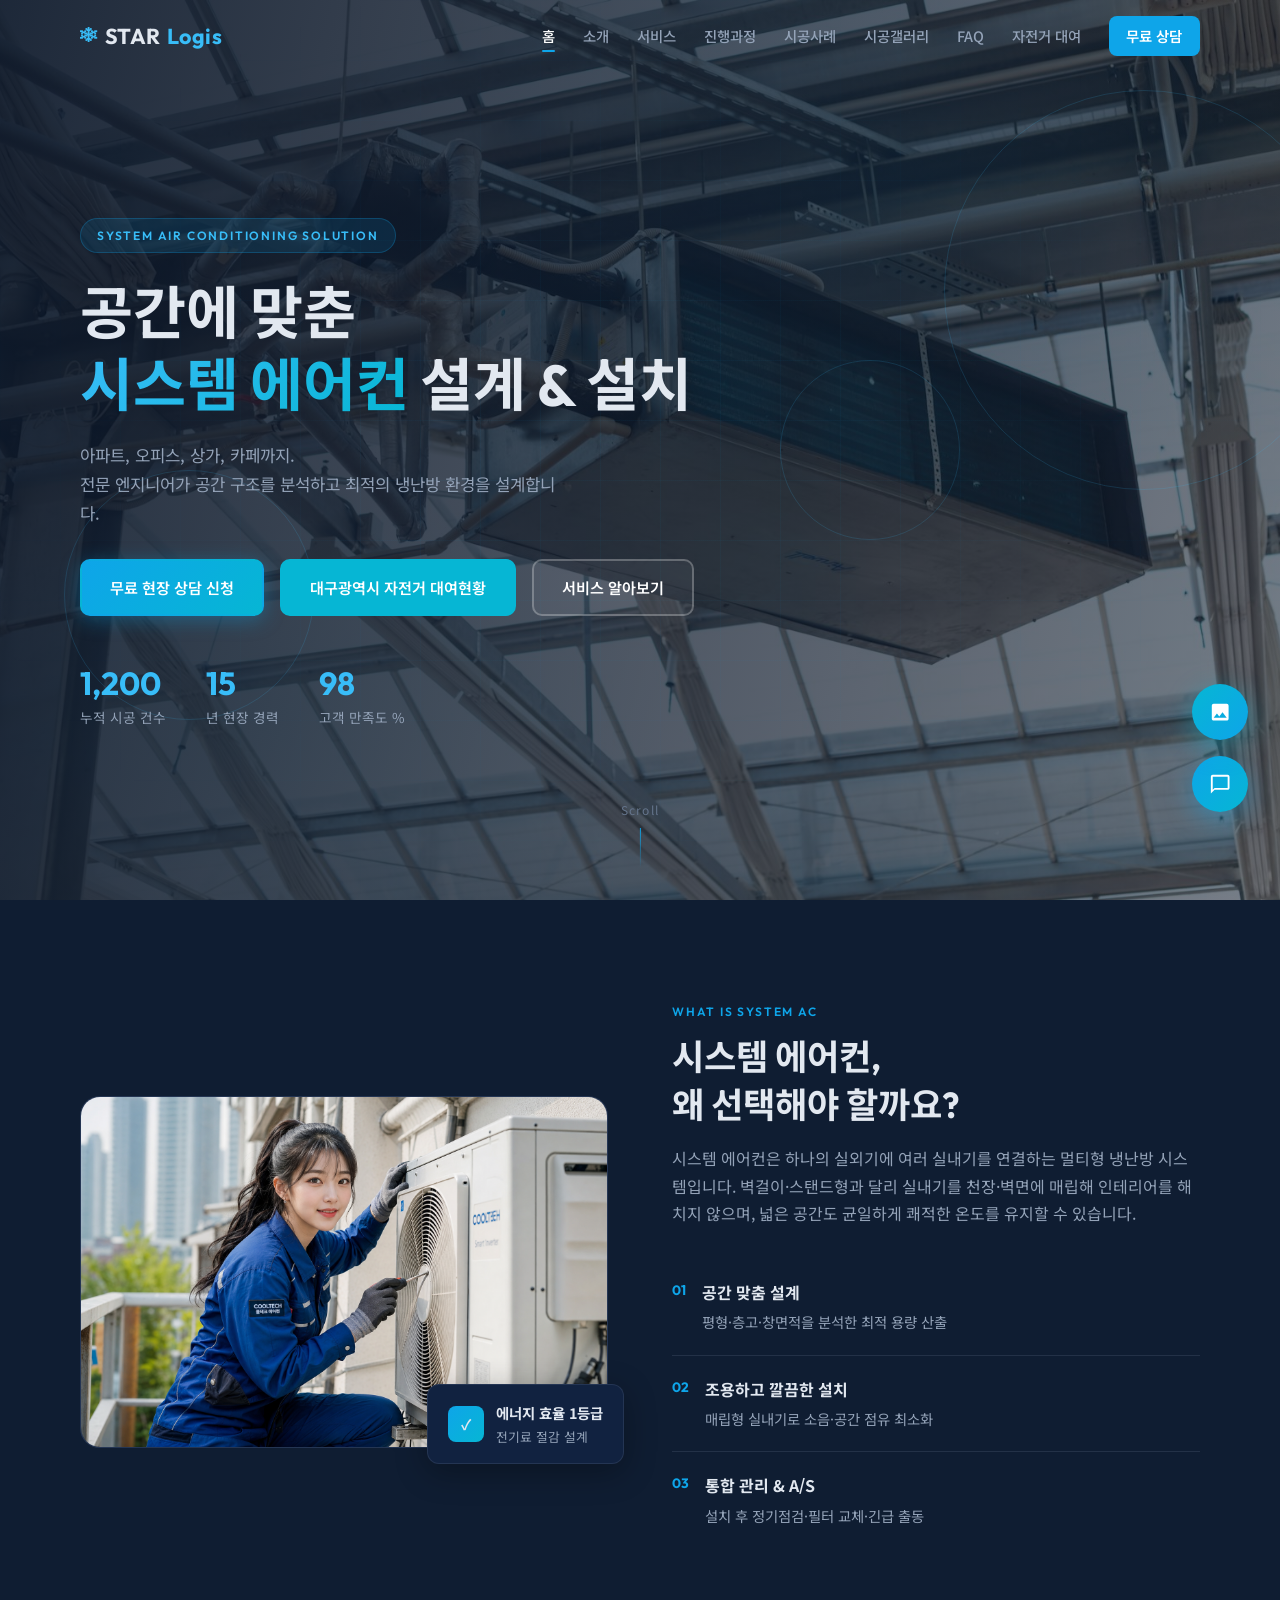
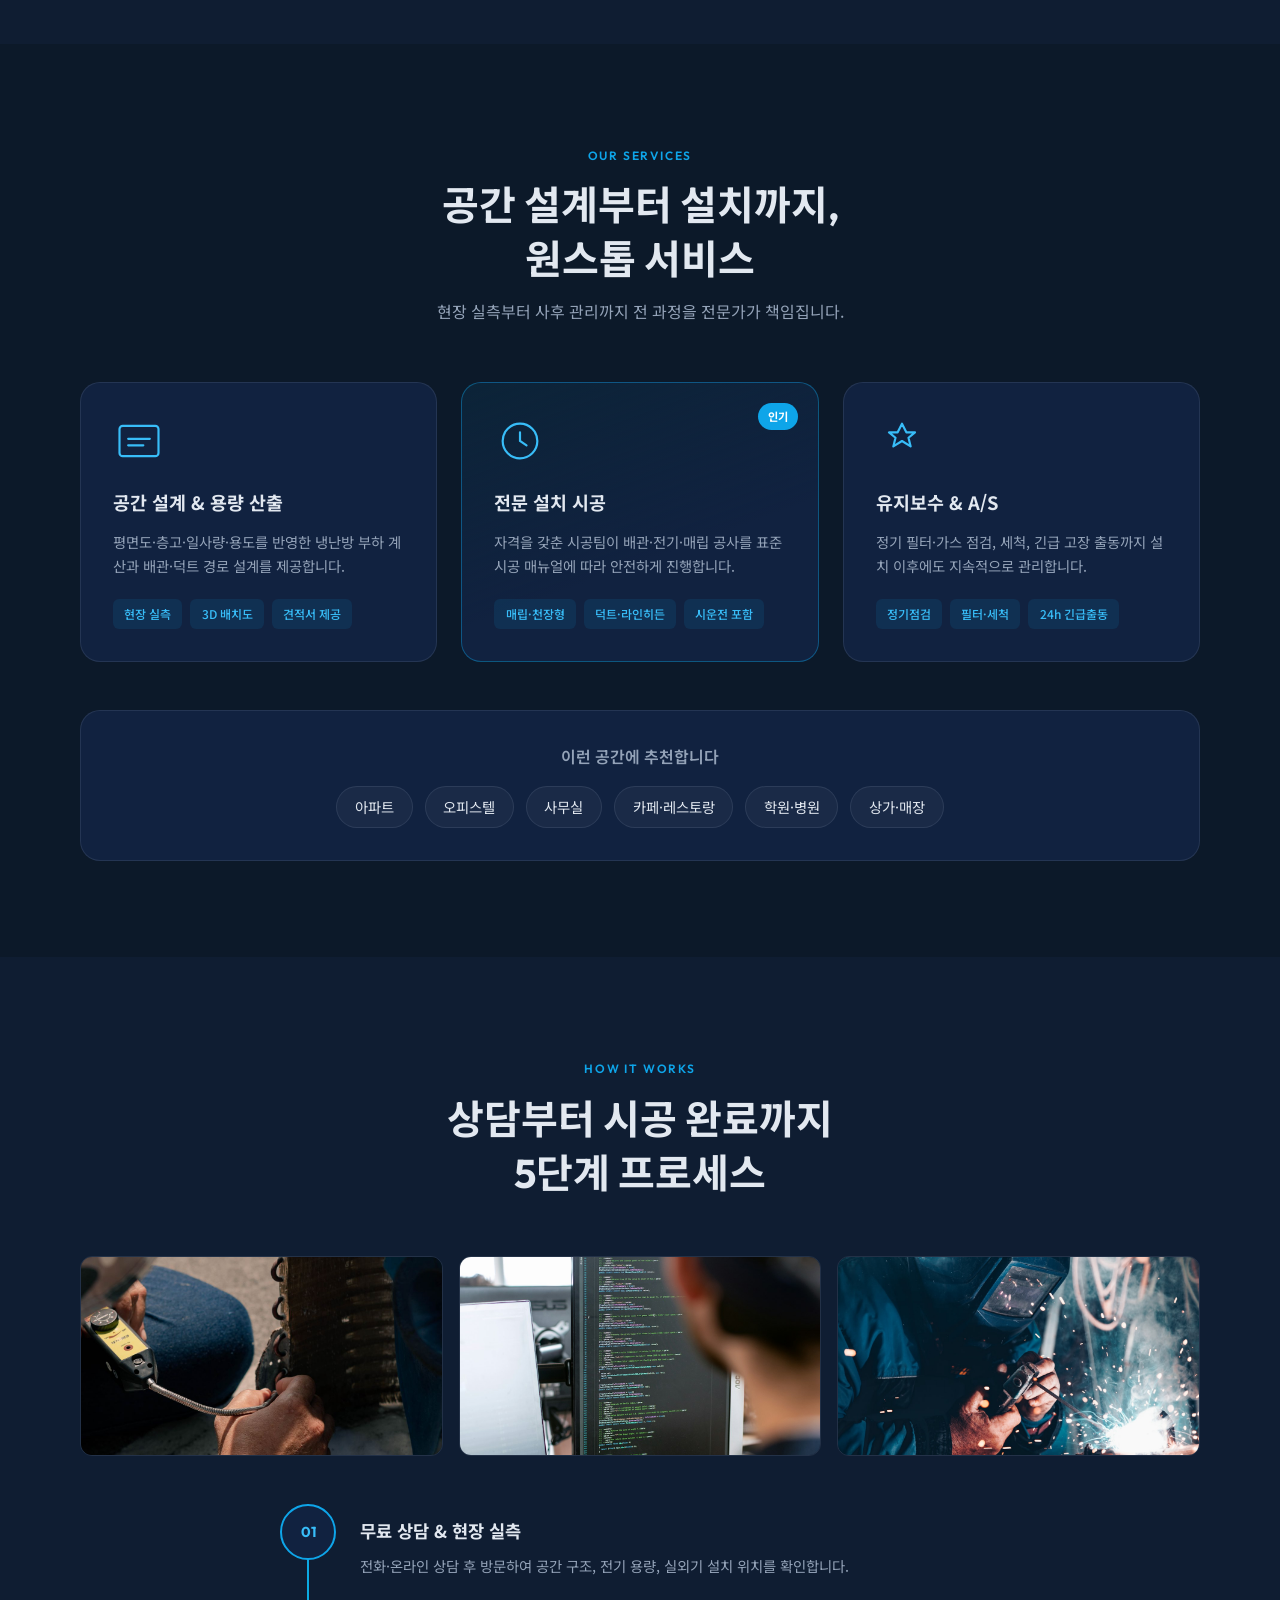
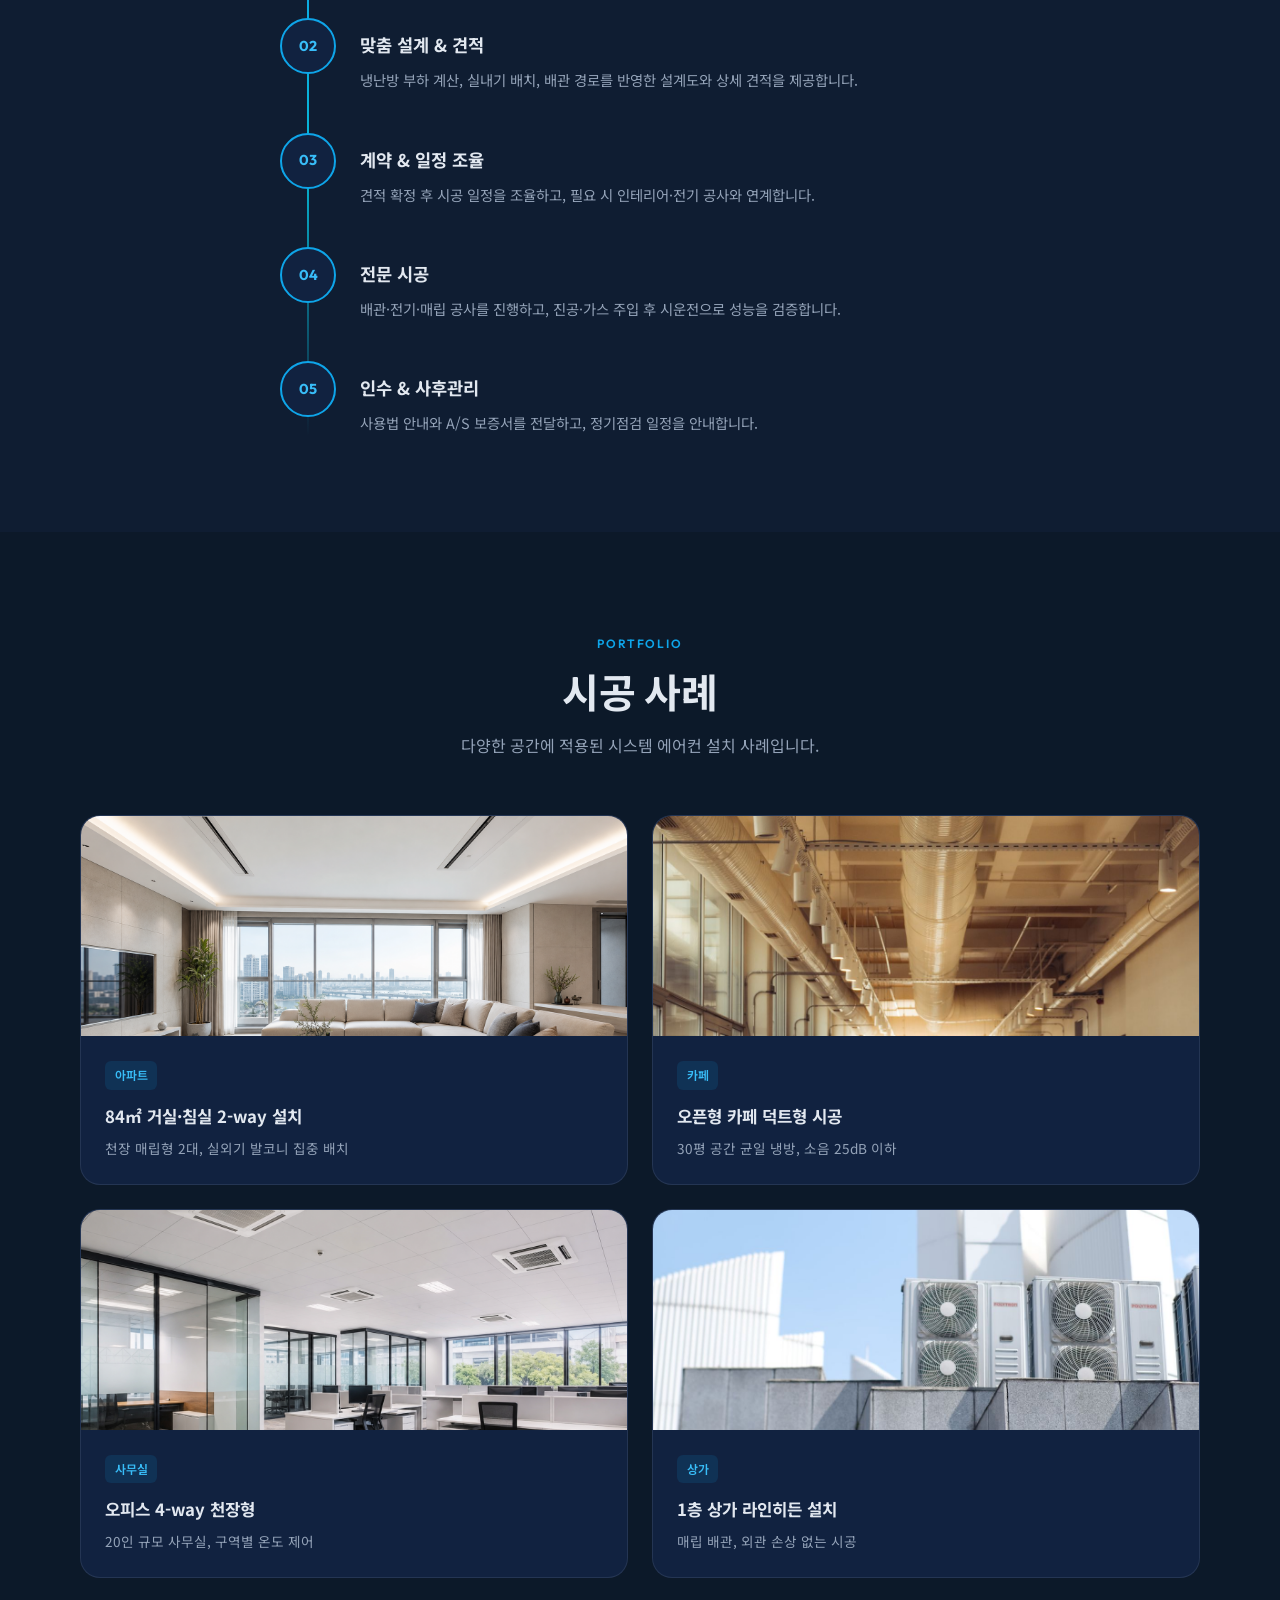
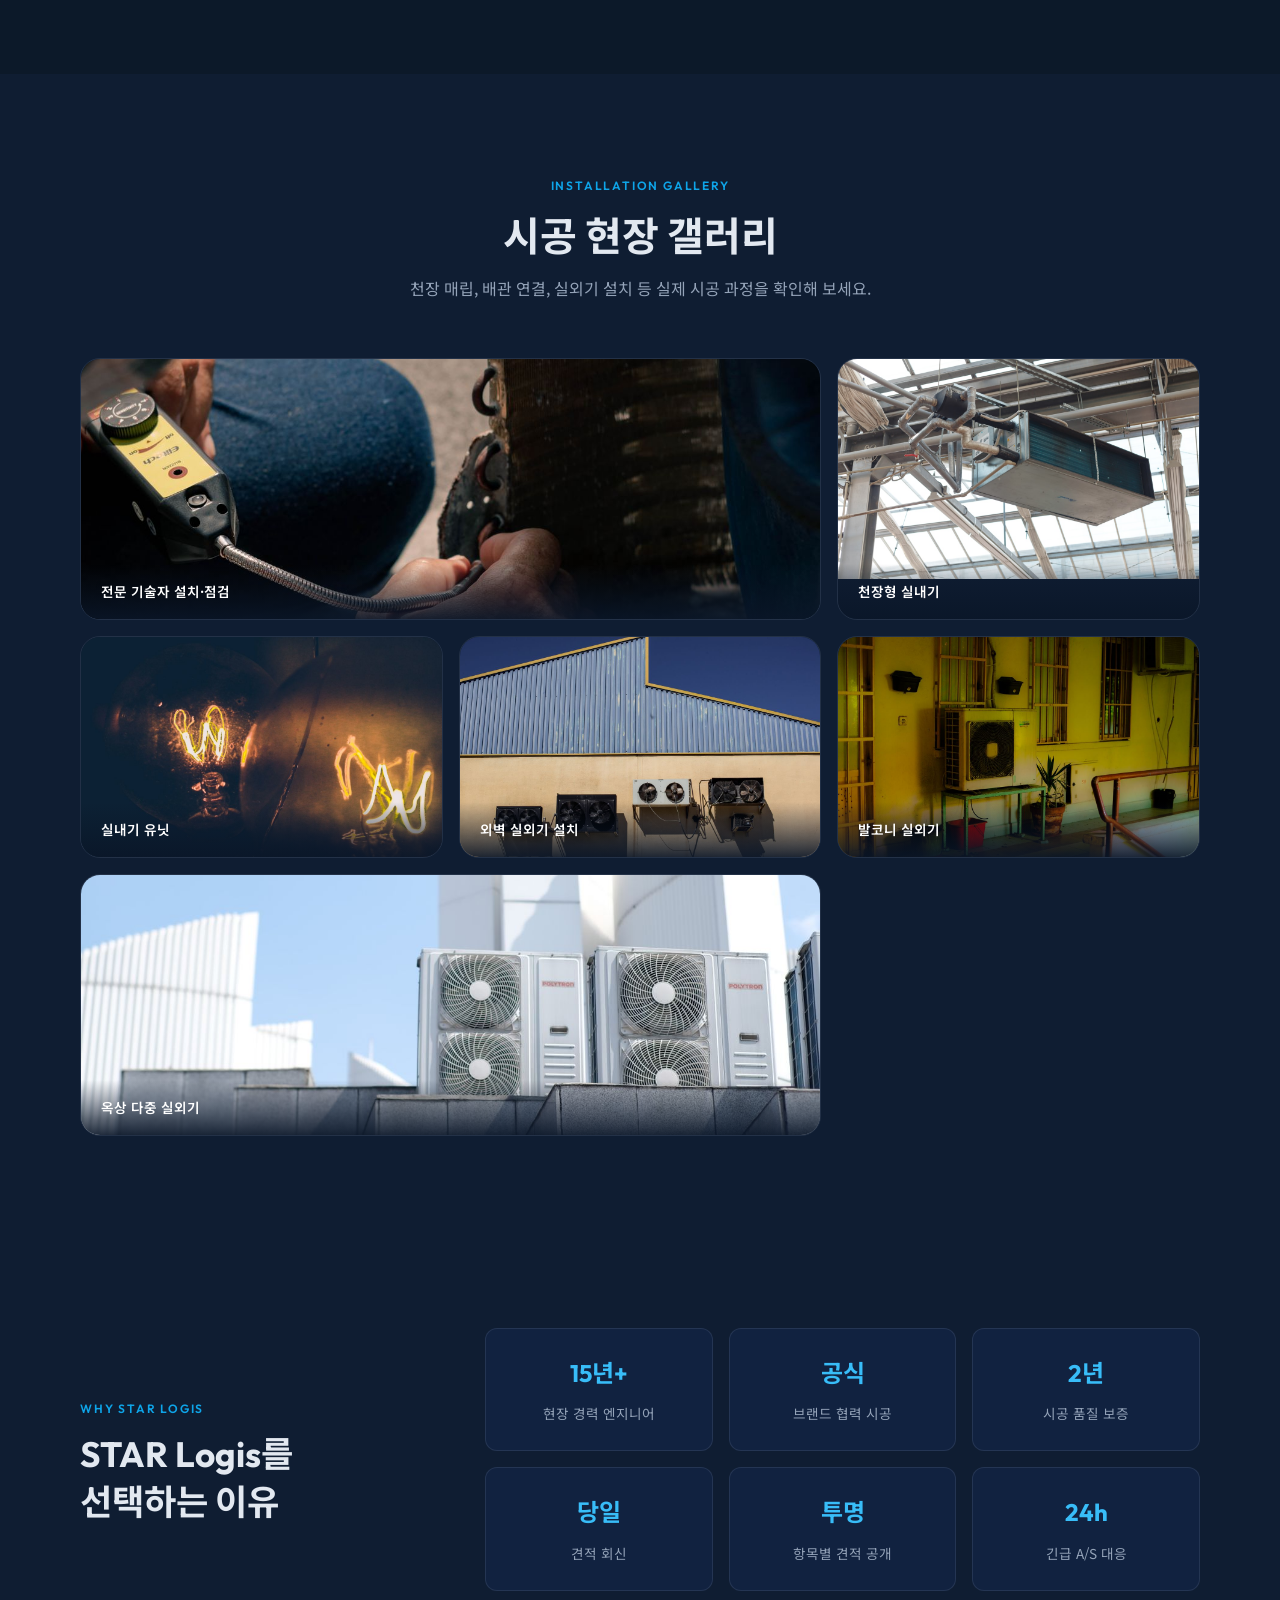
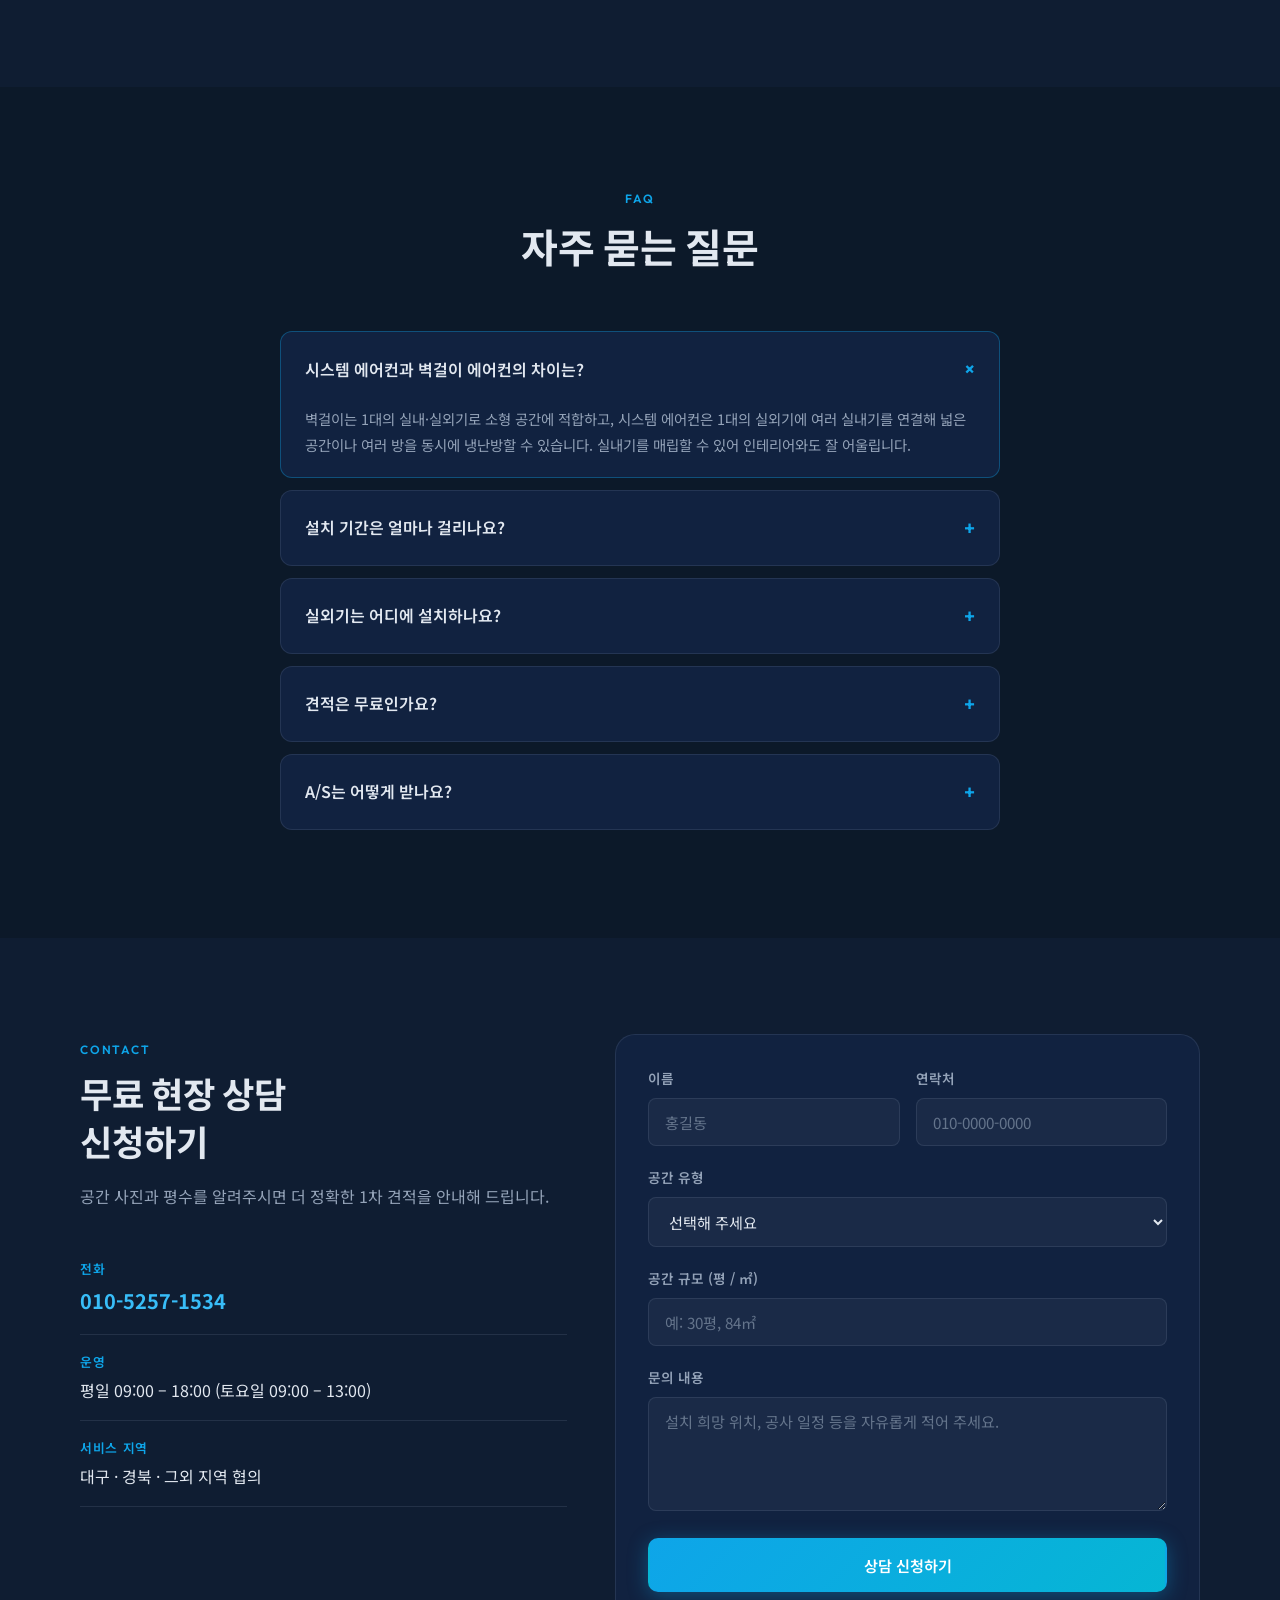
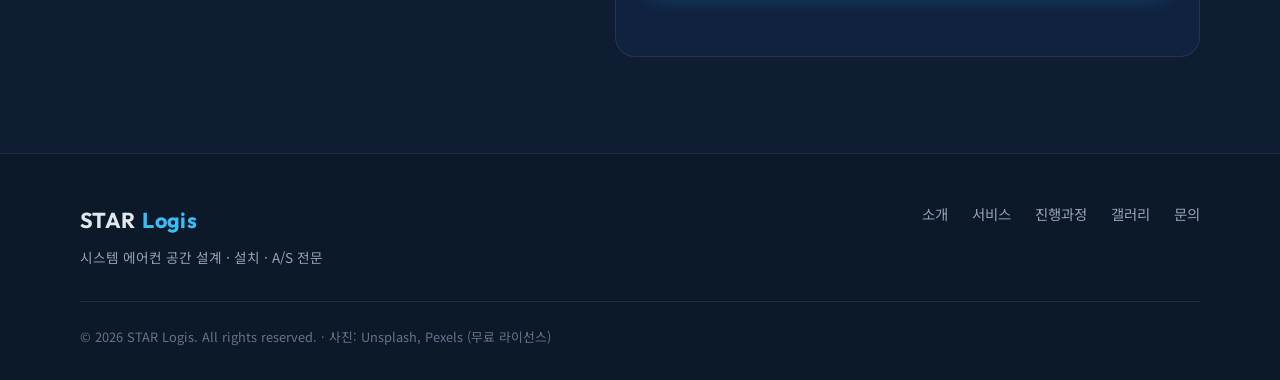
<file: index.html>
<!DOCTYPE html>
<html lang="ko">
<head>
  <meta charset="UTF-8">
  <meta name="viewport" content="width=device-width, initial-scale=1.0">
  <meta name="description" content="시스템 에어컨 공간 설계부터 설치, A/S까지. 주거·상업 공간 맞춤 냉난방 솔루션을 제공합니다.">
  <title>시스템 에어컨 공간 설계 &amp; 설치 | STAR Logis</title>
  <link rel="preconnect" href="https://fonts.googleapis.com">
  <link rel="preconnect" href="https://fonts.gstatic.com" crossorigin>
  <link href="https://fonts.googleapis.com/css2?family=Noto+Sans+KR:wght@400;500;600;700;900&family=Outfit:wght@400;500;600;700&display=swap" rel="stylesheet">
  <link rel="stylesheet" href="style.css">
</head>
<body>
  <header class="header" id="header">
    <div class="container header-inner">
      <a href="#home" class="logo">
        <span class="logo-icon" aria-hidden="true">❄</span>
        STAR<span>Logis</span>
      </a>
      <button class="menu-toggle" id="menuToggle" aria-label="메뉴 열기" aria-expanded="false">
        <span></span>
        <span></span>
        <span></span>
      </button>
      <nav class="nav" id="nav">
        <a href="#home" class="nav-link active">홈</a>
        <a href="#about" class="nav-link">소개</a>
        <a href="#services" class="nav-link">서비스</a>
        <a href="#process" class="nav-link">진행과정</a>
        <a href="#portfolio" class="nav-link">시공사례</a>
        <a href="#gallery" class="nav-link">시공갤러리</a>
        <a href="#faq" class="nav-link">FAQ</a>
        <a href="bike-rental.html" class="nav-link">자전거 대여</a>
        <a href="#contact" class="nav-link nav-cta">무료 상담</a>
      </nav>
    </div>
  </header>

  <main>
    <section id="home" class="hero">
      <div class="hero-bg" aria-hidden="true">
        <img class="hero-photo" src="images/hero.jpg" alt="천장형 HVAC 시스템 에어컨 실내기 설치">
        <div class="hero-gradient"></div>
        <div class="hero-grid"></div>
        <div class="air-flow air-flow-1"></div>
        <div class="air-flow air-flow-2"></div>
        <div class="air-flow air-flow-3"></div>
      </div>
      <div class="container hero-content">
        <p class="hero-badge">SYSTEM AIR CONDITIONING SOLUTION</p>
        <h1>공간에 맞춘<br><em>시스템 에어컨</em> 설계 &amp; 설치</h1>
        <p class="hero-desc">
          아파트, 오피스, 상가, 카페까지.<br>
          전문 엔지니어가 공간 구조를 분석하고 최적의 냉난방 환경을 설계합니다.
        </p>
        <div class="hero-actions">
          <a href="#contact" class="btn btn-primary">무료 현장 상담 신청</a>
          <a href="bike-rental.html" class="btn btn-secondary">대구광역시 자전거 대여현황</a>
          <a href="#services" class="btn btn-outline">서비스 알아보기</a>
        </div>
        <div class="hero-stats">
          <div class="stat">
            <strong data-count="1200">0</strong>
            <span>누적 시공 건수</span>
          </div>
          <div class="stat">
            <strong data-count="15">0</strong>
            <span>년 현장 경력</span>
          </div>
          <div class="stat">
            <strong data-count="98">0</strong>
            <span>고객 만족도 %</span>
          </div>
        </div>
      </div>
      <div class="scroll-hint">
        <span>Scroll</span>
        <div class="scroll-line"></div>
      </div>
    </section>

    <section id="about" class="section about">
      <div class="container">
        <div class="about-grid">
          <div class="about-visual">
            <div class="about-card about-card-main">
              <img class="about-photo" src="images/about-ceiling.jpg" alt="에어컨 실외기를 점검·수리하는 전문 기술자" loading="lazy">
            </div>
            <div class="about-card about-card-float">
              <span class="float-icon">✓</span>
              <div>
                <strong>에너지 효율 1등급</strong>
                <p>전기료 절감 설계</p>
              </div>
            </div>
          </div>
          <div class="about-text">
            <span class="section-label">WHAT IS SYSTEM AC</span>
            <h2>시스템 에어컨,<br>왜 선택해야 할까요?</h2>
            <p>
              시스템 에어컨은 하나의 실외기에 여러 실내기를 연결하는
              멀티형 냉난방 시스템입니다. 벽걸이·스탠드형과 달리
              실내기를 천장·벽면에 매립해 인테리어를 해치지 않으며,
              넓은 공간도 균일하게 쾌적한 온도를 유지할 수 있습니다.
            </p>
            <ul class="about-list">
              <li>
                <span class="list-icon">01</span>
                <div>
                  <strong>공간 맞춤 설계</strong>
                  <p>평형·층고·창면적을 분석한 최적 용량 산출</p>
                </div>
              </li>
              <li>
                <span class="list-icon">02</span>
                <div>
                  <strong>조용하고 깔끔한 설치</strong>
                  <p>매립형 실내기로 소음·공간 점유 최소화</p>
                </div>
              </li>
              <li>
                <span class="list-icon">03</span>
                <div>
                  <strong>통합 관리 &amp; A/S</strong>
                  <p>설치 후 정기점검·필터 교체·긴급 출동</p>
                </div>
              </li>
            </ul>
          </div>
        </div>
      </div>
    </section>

    <section id="services" class="section services">
      <div class="container">
        <div class="section-header">
          <span class="section-label">OUR SERVICES</span>
          <h2>공간 설계부터 설치까지,<br>원스톱 서비스</h2>
          <p>현장 실측부터 사후 관리까지 전 과정을 전문가가 책임집니다.</p>
        </div>
        <div class="services-grid">
          <article class="service-card">
            <div class="service-icon">
              <svg viewBox="0 0 48 48" fill="none" aria-hidden="true">
                <rect x="6" y="10" width="36" height="28" rx="3" stroke="currentColor" stroke-width="2"/>
                <path d="M14 22h20M14 28h14" stroke="currentColor" stroke-width="2" stroke-linecap="round"/>
              </svg>
            </div>
            <h3>공간 설계 &amp; 용량 산출</h3>
            <p>평면도·층고·일사량·용도를 반영한 냉난방 부하 계산과 배관·덕트 경로 설계를 제공합니다.</p>
            <ul class="service-tags">
              <li>현장 실측</li>
              <li>3D 배치도</li>
              <li>견적서 제공</li>
            </ul>
          </article>
          <article class="service-card featured">
            <div class="service-badge">인기</div>
            <div class="service-icon">
              <svg viewBox="0 0 48 48" fill="none" aria-hidden="true">
                <circle cx="24" cy="24" r="16" stroke="currentColor" stroke-width="2"/>
                <path d="M24 16v8l6 4" stroke="currentColor" stroke-width="2" stroke-linecap="round"/>
              </svg>
            </div>
            <h3>전문 설치 시공</h3>
            <p>자격을 갖춘 시공팀이 배관·전기·매립 공사를 표준 시공 매뉴얼에 따라 안전하게 진행합니다.</p>
            <ul class="service-tags">
              <li>매립·천장형</li>
              <li>덕트·라인히든</li>
              <li>시운전 포함</li>
            </ul>
          </article>
          <article class="service-card">
            <div class="service-icon">
              <svg viewBox="0 0 48 48" fill="none" aria-hidden="true">
                <path d="M24 8l4 8h8l-6 5 2 8-8-5-8 5 2-8-6-5h8z" stroke="currentColor" stroke-width="2" stroke-linejoin="round"/>
              </svg>
            </div>
            <h3>유지보수 &amp; A/S</h3>
            <p>정기 필터·가스 점검, 세척, 긴급 고장 출동까지 설치 이후에도 지속적으로 관리합니다.</p>
            <ul class="service-tags">
              <li>정기점검</li>
              <li>필터·세척</li>
              <li>24h 긴급출동</li>
            </ul>
          </article>
        </div>
        <div class="space-types">
          <h3>이런 공간에 추천합니다</h3>
          <div class="space-tags">
            <span>아파트</span>
            <span>오피스텔</span>
            <span>사무실</span>
            <span>카페·레스토랑</span>
            <span>학원·병원</span>
            <span>상가·매장</span>
          </div>
        </div>
      </div>
    </section>

    <section id="process" class="section process">
      <div class="container">
        <div class="section-header">
          <span class="section-label">HOW IT WORKS</span>
          <h2>상담부터 시공 완료까지<br>5단계 프로세스</h2>
        </div>
        <div class="process-showcase">
          <img src="images/process-install.jpg" alt="전문 기술자의 시스템 에어컨 설치 작업" loading="lazy">
          <img src="images/process-duct.jpg" alt="배관 및 덕트 연결 시공" loading="lazy">
          <img src="images/duct-work.jpg" alt="천장 내부 배관 매립 작업" loading="lazy">
        </div>
        <div class="process-timeline">
          <div class="process-step">
            <div class="step-num">01</div>
            <div class="step-content">
              <h3>무료 상담 &amp; 현장 실측</h3>
              <p>전화·온라인 상담 후 방문하여 공간 구조, 전기 용량, 실외기 설치 위치를 확인합니다.</p>
            </div>
          </div>
          <div class="process-step">
            <div class="step-num">02</div>
            <div class="step-content">
              <h3>맞춤 설계 &amp; 견적</h3>
              <p>냉난방 부하 계산, 실내기 배치, 배관 경로를 반영한 설계도와 상세 견적을 제공합니다.</p>
            </div>
          </div>
          <div class="process-step">
            <div class="step-num">03</div>
            <div class="step-content">
              <h3>계약 &amp; 일정 조율</h3>
              <p>견적 확정 후 시공 일정을 조율하고, 필요 시 인테리어·전기 공사와 연계합니다.</p>
            </div>
          </div>
          <div class="process-step">
            <div class="step-num">04</div>
            <div class="step-content">
              <h3>전문 시공</h3>
              <p>배관·전기·매립 공사를 진행하고, 진공·가스 주입 후 시운전으로 성능을 검증합니다.</p>
            </div>
          </div>
          <div class="process-step">
            <div class="step-num">05</div>
            <div class="step-content">
              <h3>인수 &amp; 사후관리</h3>
              <p>사용법 안내와 A/S 보증서를 전달하고, 정기점검 일정을 안내합니다.</p>
            </div>
          </div>
        </div>
      </div>
    </section>

    <section id="portfolio" class="section portfolio">
      <div class="container">
        <div class="section-header">
          <span class="section-label">PORTFOLIO</span>
          <h2>시공 사례</h2>
          <p>다양한 공간에 적용된 시스템 에어컨 설치 사례입니다.</p>
        </div>
        <div class="portfolio-grid">
          <article class="portfolio-item">
            <img class="portfolio-img" src="images/portfolio-apartment.jpg" alt="아파트 거실 천장에 1-way 시스템 에어컨 2대 설치" loading="lazy">
            <div class="portfolio-info">
              <span class="portfolio-tag">아파트</span>
              <h3>84㎡ 거실·침실 2-way 설치</h3>
              <p>천장 매립형 2대, 실외기 발코니 집중 배치</p>
            </div>
          </article>
          <article class="portfolio-item">
            <img class="portfolio-img" src="images/portfolio-cafe.jpg" alt="오픈형 카페 천장 덕트·환기 배관 시공 완료" loading="lazy">
            <div class="portfolio-info">
              <span class="portfolio-tag">카페</span>
              <h3>오픈형 카페 덕트형 시공</h3>
              <p>30평 공간 균일 냉방, 소음 25dB 이하</p>
            </div>
          </article>
          <article class="portfolio-item">
            <img class="portfolio-img" src="images/portfolio-office.jpg" alt="사무실 천장에 4-way 시스템 에어컨 4대 설치" loading="lazy">
            <div class="portfolio-info">
              <span class="portfolio-tag">사무실</span>
              <h3>오피스 4-way 천장형</h3>
              <p>20인 규모 사무실, 구역별 온도 제어</p>
            </div>
          </article>
          <article class="portfolio-item">
            <img class="portfolio-img" src="images/portfolio-commercial.jpg" alt="상가 옥상 실외기 다중 설치" loading="lazy">
            <div class="portfolio-info">
              <span class="portfolio-tag">상가</span>
              <h3>1층 상가 라인히든 설치</h3>
              <p>매립 배관, 외관 손상 없는 시공</p>
            </div>
          </article>
        </div>
      </div>
    </section>

    <section id="gallery" class="section gallery">
      <div class="container">
        <div class="section-header">
          <span class="section-label">INSTALLATION GALLERY</span>
          <h2>시공 현장 갤러리</h2>
          <p>천장 매립, 배관 연결, 실외기 설치 등 실제 시공 과정을 확인해 보세요.</p>
        </div>
        <div class="gallery-grid">
          <figure class="gallery-item gallery-item-wide">
            <img src="images/gallery-ac-technician.jpg" alt="전문 기술자가 에어컨 유닛을 점검하고 설치하는 모습" loading="lazy">
            <figcaption>전문 기술자 설치·점검</figcaption>
          </figure>
          <figure class="gallery-item">
            <img src="images/gallery-ac-ceiling.jpg" alt="천장에 매립된 HVAC 시스템 에어컨 실내기" loading="lazy">
            <figcaption>천장형 실내기</figcaption>
          </figure>
          <figure class="gallery-item">
            <img src="images/gallery-ac-closeup.jpg" alt="에어컨 실내기 유닛 클로즈업" loading="lazy">
            <figcaption>실내기 유닛</figcaption>
          </figure>
          <figure class="gallery-item">
            <img src="images/gallery-ac-outdoor-wall.jpg" alt="건물 외벽에 설치된 산업용 에어컨 실외기" loading="lazy">
            <figcaption>외벽 실외기 설치</figcaption>
          </figure>
          <figure class="gallery-item">
            <img src="images/gallery-ac-balcony.jpg" alt="발코니에 설치된 주거용 에어컨 실외기" loading="lazy">
            <figcaption>발코니 실외기</figcaption>
          </figure>
          <figure class="gallery-item gallery-item-wide">
            <img src="images/gallery-ac-rooftop.jpg" alt="옥상에 배치된 다중 에어컨 실외기 유닛" loading="lazy">
            <figcaption>옥상 다중 실외기</figcaption>
          </figure>
        </div>
      </div>
    </section>

    <section class="section benefits">
      <div class="container">
        <div class="benefits-grid">
          <div class="benefits-text">
            <span class="section-label">WHY STAR LOGIS</span>
            <h2>STAR Logis를<br>선택하는 이유</h2>
          </div>
          <div class="benefits-cards">
            <div class="benefit-card">
              <strong>15년+</strong>
              <span>현장 경력 엔지니어</span>
            </div>
            <div class="benefit-card">
              <strong>공식</strong>
              <span>브랜드 협력 시공</span>
            </div>
            <div class="benefit-card">
              <strong>2년</strong>
              <span>시공 품질 보증</span>
            </div>
            <div class="benefit-card">
              <strong>당일</strong>
              <span>견적 회신</span>
            </div>
            <div class="benefit-card">
              <strong>투명</strong>
              <span>항목별 견적 공개</span>
            </div>
            <div class="benefit-card">
              <strong>24h</strong>
              <span>긴급 A/S 대응</span>
            </div>
          </div>
        </div>
      </div>
    </section>

    <section id="faq" class="section faq">
      <div class="container">
        <div class="section-header">
          <span class="section-label">FAQ</span>
          <h2>자주 묻는 질문</h2>
        </div>
        <div class="faq-list">
          <details class="faq-item" open>
            <summary>시스템 에어컨과 벽걸이 에어컨의 차이는?</summary>
            <p>벽걸이는 1대의 실내·실외기로 소형 공간에 적합하고, 시스템 에어컨은 1대의 실외기에 여러 실내기를 연결해 넓은 공간이나 여러 방을 동시에 냉난방할 수 있습니다. 실내기를 매립할 수 있어 인테리어와도 잘 어울립니다.</p>
          </details>
          <details class="faq-item">
            <summary>설치 기간은 얼마나 걸리나요?</summary>
            <p>일반 가정(2~3대)은 1~2일, 상업 공간은 규모에 따라 3~7일 정도 소요됩니다. 인테리어 공사와 병행하는 경우 일정을 사전에 조율합니다.</p>
          </details>
          <details class="faq-item">
            <summary>실외기는 어디에 설치하나요?</summary>
            <p>아파트는 보통 베란다·발코니, 단독주택은 외벽·옥상, 상가는 옥상·후면 공간 등을 활용합니다. 현장 실측 시 소음·진동·배수를 고려해 최적 위치를 제안합니다.</p>
          </details>
          <details class="faq-item">
            <summary>견적은 무료인가요?</summary>
            <p>네, 현장 실측 및 견적 상담은 무료입니다. 공간 규모와 설치 대수, 배관 길이 등에 따라 항목별로 투명하게 안내해 드립니다.</p>
          </details>
          <details class="faq-item">
            <summary>A/S는 어떻게 받나요?</summary>
            <p>시공 완료 후 2년 품질 보증을 제공하며, 제조사 보증과 별도로 정기점검·긴급 출동 서비스를 선택하실 수 있습니다.</p>
          </details>
        </div>
      </div>
    </section>

    <section id="contact" class="section contact">
      <div class="container">
        <div class="contact-grid">
          <div class="contact-info">
            <span class="section-label">CONTACT</span>
            <h2>무료 현장 상담<br>신청하기</h2>
            <p>공간 사진과 평수를 알려주시면 더 정확한 1차 견적을 안내해 드립니다.</p>
            <ul class="contact-details">
              <li>
                <span class="contact-label">전화</span>
                <a href="tel:01052571534">010-5257-1534</a>
              </li>
              <li>
                <span class="contact-label">운영</span>
                <span>평일 09:00 – 18:00 (토요일 09:00 – 13:00)</span>
              </li>
              <li>
                <span class="contact-label">서비스 지역</span>
                <span>대구 · 경북 · 그외 지역 협의</span>
              </li>
            </ul>
          </div>
          <form class="contact-form" id="contactForm" novalidate>
            <div class="form-row">
              <div class="form-group">
                <label for="name">이름</label>
                <input type="text" id="name" name="name" placeholder="홍길동" required>
              </div>
              <div class="form-group">
                <label for="phone">연락처</label>
                <input type="tel" id="phone" name="phone" placeholder="010-0000-0000" required>
              </div>
            </div>
            <div class="form-group">
              <label for="space">공간 유형</label>
              <select id="space" name="space" required>
                <option value="">선택해 주세요</option>
                <option value="apartment">아파트·오피스텔</option>
                <option value="office">사무실</option>
                <option value="commercial">상가·매장</option>
                <option value="cafe">카페·음식점</option>
                <option value="other">기타</option>
              </select>
            </div>
            <div class="form-group">
              <label for="area">공간 규모 (평 / ㎡)</label>
              <input type="text" id="area" name="area" placeholder="예: 30평, 84㎡">
            </div>
            <div class="form-group">
              <label for="message">문의 내용</label>
              <textarea id="message" name="message" rows="4" placeholder="설치 희망 위치, 공사 일정 등을 자유롭게 적어 주세요." required></textarea>
            </div>
            <button type="submit" class="btn btn-primary btn-full">상담 신청하기</button>
            <p class="form-note" id="formNote" role="status" aria-live="polite"></p>
          </form>
        </div>
      </div>
    </section>
  </main>

  <footer class="footer">
    <div class="container footer-inner">
      <div class="footer-brand">
        <a href="#home" class="logo">STAR<span>Logis</span></a>
        <p>시스템 에어컨 공간 설계 · 설치 · A/S 전문</p>
      </div>
      <div class="footer-links">
        <a href="#about">소개</a>
        <a href="#services">서비스</a>
        <a href="#process">진행과정</a>
        <a href="#gallery">갤러리</a>
        <a href="#contact">문의</a>
      </div>
      <p class="footer-copy">&copy; 2026 STAR Logis. All rights reserved. · 사진: Unsplash, Pexels (무료 라이선스)</p>
    </div>
  </footer>

  <button class="top-btn" id="topBtn" aria-label="맨 위로">
    <svg viewBox="0 0 24 24" fill="none" aria-hidden="true">
      <path d="M12 19V5M5 12l7-7 7 7" stroke="currentColor" stroke-width="2" stroke-linecap="round" stroke-linejoin="round"/>
    </svg>
  </button>

  <!-- AI 챗봇 (OpenAI GPT API) -->
  <div class="chatbot" id="chatbot">
    <button class="chatbot-toggle" id="chatbotToggle" type="button" aria-label="AI 상담 열기" aria-expanded="false" aria-controls="chatbotPanel">
      <svg class="chatbot-toggle-icon chatbot-toggle-icon--open" viewBox="0 0 24 24" aria-hidden="true">
        <path d="M20 2H4c-1.1 0-2 .9-2 2v18l4-4h14c1.1 0 2-.9 2-2V4c0-1.1-.9-2-2-2zm0 14H6l-2 2V4h16v12z"/>
      </svg>
      <svg class="chatbot-toggle-icon chatbot-toggle-icon--close" viewBox="0 0 24 24" aria-hidden="true">
        <path d="M19 6.41L17.59 5 12 10.59 6.41 5 5 6.41 10.59 12 5 17.59 6.41 19 12 13.41 17.59 19 19 17.59 13.41 12z"/>
      </svg>
    </button>

    <div class="chatbot-panel" id="chatbotPanel" aria-hidden="true" role="dialog" aria-labelledby="chatbotTitle">
      <header class="chatbot-header">
        <div class="chatbot-header-text">
          <p class="chatbot-badge">GPT AI</p>
          <h3 id="chatbotTitle">STAR Logis AI 상담</h3>
        </div>
        <button class="chatbot-settings-btn" id="chatbotSettingsBtn" type="button" aria-label="API 설정" title="API 설정">
          <svg viewBox="0 0 24 24" aria-hidden="true"><path d="M19.14 12.94c.04-.31.06-.63.06-.94 0-.31-.02-.63-.06-.94l2.03-1.58c.18-.14.23-.41.12-.61l-1.92-3.32c-.12-.22-.37-.29-.59-.22l-2.39.96c-.5-.38-1.03-.7-1.62-.94l-.36-2.54c-.04-.24-.24-.41-.48-.41h-3.84c-.24 0-.43.17-.47.41l-.36 2.54c-.59.24-1.13.57-1.62.94l-2.39-.96c-.22-.08-.47 0-.59.22L2.74 8.87c-.12.21-.08.47.12.61l2.03 1.58c-.04.31-.06.63-.06.94s.02.63.06.94l-2.03 1.58c-.18.14-.23.41-.12.61l1.92 3.32c.12.22.37.29.59.22l2.39-.96c.5.38 1.03.7 1.62.94l.36 2.54c.05.24.24.41.48.41h3.84c.24 0 .44-.17.47-.41l.36-2.54c.59-.24 1.13-.56 1.62-.94l2.39.96c.22.08.47 0 .59-.22l1.92-3.32c.12-.22.07-.47-.12-.61l-2.01-1.58zM12 15.6c-1.98 0-3.6-1.62-3.6-3.6s1.62-3.6 3.6-3.6 3.6 1.62 3.6 3.6-1.62 3.6-3.6 3.6z"/></svg>
        </button>
      </header>

      <div class="chatbot-setup" id="chatbotSetup">
        <p class="chatbot-setup-title">OpenAI API 키 설정</p>
        <p class="chatbot-setup-desc">OpenAI API 키는 AI 상담과 이미지 생성에 공통으로 사용됩니다.</p>
        <label class="chatbot-label" for="chatbotApiKey">API Key</label>
        <input class="chatbot-input" type="password" id="chatbotApiKey" placeholder="sk-..." autocomplete="off">
        <label class="chatbot-label" for="chatbotModel">모델</label>
        <select class="chatbot-input" id="chatbotModel">
          <option value="gpt-4o-mini" selected>gpt-4o-mini (추천)</option>
          <option value="gpt-4o">gpt-4o</option>
          <option value="gpt-3.5-turbo">gpt-3.5-turbo</option>
        </select>
        <label class="chatbot-label" for="chatbotProxyUrl">프록시 URL <span class="chatbot-label-note">(선택, CORS 오류 시)</span></label>
        <input class="chatbot-input" type="url" id="chatbotProxyUrl" placeholder="http://localhost:3001/api/chat">
        <button class="btn btn-primary btn-full chatbot-save-btn" id="chatbotSaveKey" type="button">저장하고 시작하기</button>
        <p class="chatbot-setup-note">API 키는 브라우저 localStorage에만 저장됩니다. GitHub Pages 배포 시 <code>node chat-proxy.mjs</code> 프록시 사용을 권장합니다.</p>
      </div>

      <div class="chatbot-body" id="chatbotBody" hidden>
        <div class="chatbot-messages" id="chatbotMessages" role="log" aria-live="polite" aria-relevant="additions"></div>
        <div class="chatbot-suggestions" id="chatbotSuggestions">
          <button type="button" class="chatbot-chip" data-prompt="아파트 30평 시스템 에어컨 견적이 궁금해요">30평 견적</button>
          <button type="button" class="chatbot-chip" data-prompt="천장형과 벽걸이 차이 알려줘">천장형 vs 벽걸이</button>
          <button type="button" class="chatbot-chip" data-prompt="설치 기간은 얼마나 걸리나요?">설치 기간</button>
        </div>
        <form class="chatbot-form" id="chatbotForm">
          <textarea class="chatbot-textarea" id="chatbotInput" rows="1" placeholder="공간 규모, 설치 문의 등 무엇이든 물어보세요..." maxlength="500" required></textarea>
          <button class="chatbot-send" id="chatbotSend" type="submit" aria-label="메시지 보내기">
            <svg viewBox="0 0 24 24" aria-hidden="true"><path d="M2.01 21L23 12 2.01 3 2 10l15 2-15 2z"/></svg>
          </button>
        </form>
      </div>
    </div>
  </div>

  <!-- AI 이미지 생성 (OpenAI DALL·E, 챗봇과 API 키 공유) -->
  <div class="imagegen" id="imagegen">
    <button class="imagegen-toggle" id="imagegenToggle" type="button" aria-label="AI 이미지 생성 열기" aria-expanded="false" aria-controls="imagegenPanel">
      <svg class="imagegen-toggle-icon imagegen-toggle-icon--open" viewBox="0 0 24 24" aria-hidden="true">
        <path d="M21 19V5c0-1.1-.9-2-2-2H5c-1.1 0-2 .9-2 2v14c0 1.1.9 2 2 2h14c1.1 0 2-.9 2-2zM8.5 13.5l2.5 3.01L14.5 12l4.5 6H5l3.5-4.5z"/>
      </svg>
      <svg class="imagegen-toggle-icon imagegen-toggle-icon--close" viewBox="0 0 24 24" aria-hidden="true">
        <path d="M19 6.41L17.59 5 12 10.59 6.41 5 5 6.41 10.59 12 5 17.59 6.41 19 12 13.41 17.59 19 19 17.59 13.41 12z"/>
      </svg>
    </button>

    <div class="imagegen-panel" id="imagegenPanel" aria-hidden="true" role="dialog" aria-labelledby="imagegenTitle">
      <header class="imagegen-header">
        <div class="imagegen-header-text">
          <p class="imagegen-badge">DALL·E</p>
          <h3 id="imagegenTitle">AI 이미지 생성</h3>
          <p class="imagegen-style-hint">모든 이미지에 한국 여자 아이돌 스타일이 자동 적용됩니다.</p>
        </div>
      </header>

      <div class="imagegen-no-key" id="imagegenNoKey" hidden>
        <p>API 키가 설정되지 않았습니다.</p>
        <p class="imagegen-no-key-desc">챗봇과 동일한 OpenAI API 키를 먼저 등록해 주세요.</p>
        <button class="btn btn-primary btn-full" id="imagegenOpenChat" type="button">챗봇 설정 열기</button>
      </div>

      <div class="imagegen-body" id="imagegenBody">
        <form class="imagegen-form" id="imagegenForm">
          <label class="imagegen-label" for="imagegenPrompt">프롬프트</label>
          <textarea class="imagegen-textarea" id="imagegenPrompt" rows="3" placeholder="예: 에어컨 실외기 앞에서 수리하는 모습, 카페 인테리어, 여름 콘셉트" maxlength="1000" required></textarea>
          <label class="imagegen-label" for="imagegenSize">이미지 크기</label>
          <select class="imagegen-input" id="imagegenSize">
            <option value="1024x1024" selected>1024 × 1024 (정사각형)</option>
            <option value="1792x1024">1792 × 1024 (가로)</option>
            <option value="1024x1792">1024 × 1792 (세로)</option>
          </select>
          <button class="btn btn-primary btn-full" id="imagegenSubmit" type="submit">이미지 생성</button>
          <p class="imagegen-status" id="imagegenStatus" role="status" aria-live="polite"></p>
        </form>

        <div class="imagegen-gallery-wrap">
          <h4 class="imagegen-gallery-title">생성된 이미지</h4>
          <div class="imagegen-gallery" id="imagegenGallery"></div>
        </div>
      </div>
    </div>
  </div>

  <!--
    GPT API 키 설정 방법 (택 1):
    1) config.example.js 를 config.js 로 복사 후 apiKey 입력 → 아래 주석 해제
    2) 챗봇 우측 하단 버튼 → 설정 화면에서 sk- 키 직접 입력 (이미지 생성과 공유)
  -->
  <!-- <script src="config.js"></script> -->
  <script src="api-config.js"></script>
  <script src="script.js"></script>
  <script src="chatbot.js"></script>
  <script src="imagegen.js"></script>
</body>
</html>
</file>
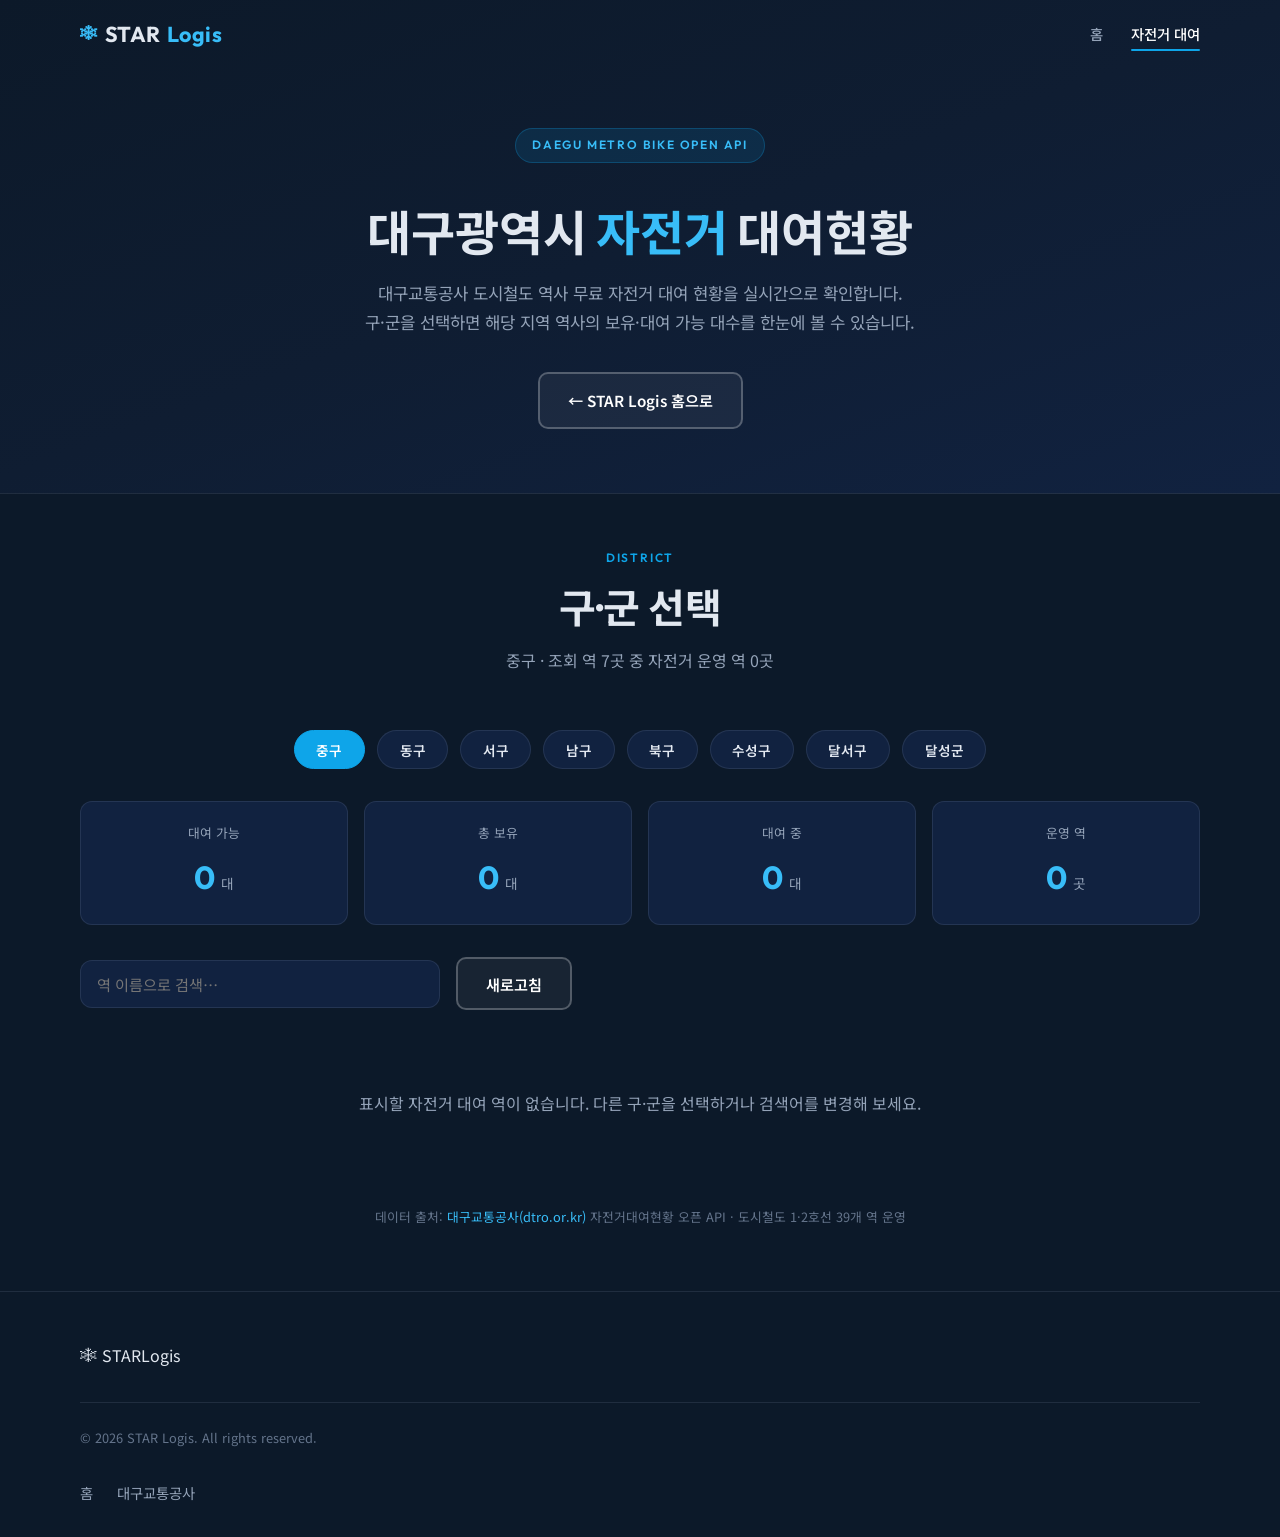
<file: bike-rental.html>
<!DOCTYPE html>
<html lang="ko">
<head>
  <meta charset="UTF-8">
  <meta name="viewport" content="width=device-width, initial-scale=1.0">
  <meta name="description" content="대구광역시 도시철도 역사별 무료 자전거 대여 현황을 실시간으로 확인하세요.">
  <title>대구광역시 자전거 대여현황 | STAR Logis</title>
  <link rel="preconnect" href="https://fonts.googleapis.com">
  <link rel="preconnect" href="https://fonts.gstatic.com" crossorigin>
  <link href="https://fonts.googleapis.com/css2?family=Noto+Sans+KR:wght@400;500;600;700;900&family=Outfit:wght@400;500;600;700&display=swap" rel="stylesheet">
  <link rel="stylesheet" href="style.css">
</head>
<body class="bike-page">
  <header class="header" id="header">
    <div class="container header-inner">
      <a href="index.html" class="logo">
        <span class="logo-icon" aria-hidden="true">❄</span>
        STAR<span>Logis</span>
      </a>
      <button class="menu-toggle" id="menuToggle" aria-label="메뉴 열기" aria-expanded="false">
        <span></span>
        <span></span>
        <span></span>
      </button>
      <nav class="nav" id="nav">
        <a href="index.html" class="nav-link">홈</a>
        <a href="bike-rental.html" class="nav-link active">자전거 대여</a>
      </nav>
    </div>
  </header>

  <main>
    <section class="bike-hero">
      <div class="container">
        <p class="hero-badge">DAEGU METRO BIKE OPEN API</p>
        <h1>대구광역시 <em>자전거</em> 대여현황</h1>
        <p class="hero-desc">
          대구교통공사 도시철도 역사 무료 자전거 대여 현황을 실시간으로 확인합니다.<br>
          구·군을 선택하면 해당 지역 역사의 보유·대여 가능 대수를 한눈에 볼 수 있습니다.
        </p>
        <a href="index.html" class="btn btn-outline bike-back-link">← STAR Logis 홈으로</a>
      </div>
    </section>

    <section class="section bike-list-section">
      <div class="container">
        <div class="section-header">
          <span class="section-label">DISTRICT</span>
          <h2>구·군 선택</h2>
          <p id="districtHint">지역을 선택하면 인근 지하철 역의 자전거 현황을 불러옵니다.</p>
        </div>

        <div class="bike-district-bar" id="districtBar" role="tablist" aria-label="구·군 선택"></div>

        <div class="bike-summary" id="bikeSummary" hidden>
          <article class="bike-summary-card">
            <span class="bike-summary-label">대여 가능</span>
            <strong id="sumAvailable">0</strong>
            <span class="bike-summary-unit">대</span>
          </article>
          <article class="bike-summary-card">
            <span class="bike-summary-label">총 보유</span>
            <strong id="sumTotal">0</strong>
            <span class="bike-summary-unit">대</span>
          </article>
          <article class="bike-summary-card">
            <span class="bike-summary-label">대여 중</span>
            <strong id="sumUsed">0</strong>
            <span class="bike-summary-unit">대</span>
          </article>
          <article class="bike-summary-card">
            <span class="bike-summary-label">운영 역</span>
            <strong id="sumStations">0</strong>
            <span class="bike-summary-unit">곳</span>
          </article>
        </div>

        <div class="bike-toolbar">
          <div class="bike-search-wrap">
            <label for="bikeSearch" class="visually-hidden">역 검색</label>
            <input type="search" id="bikeSearch" class="bike-search" placeholder="역 이름으로 검색…" autocomplete="off">
          </div>
          <button type="button" class="btn btn-outline bike-refresh-btn" id="bikeRefreshBtn">새로고침</button>
        </div>

        <div class="bike-status" id="bikeStatus" hidden>
          <div class="bike-spinner" aria-hidden="true"></div>
          <p>자전거 대여 현황을 불러오는 중…</p>
        </div>

        <div class="bike-error" id="bikeError" hidden role="alert">
          <p id="bikeErrorMsg"></p>
          <button type="button" class="btn btn-primary" id="bikeRetryBtn">다시 시도</button>
        </div>

        <div class="bike-grid" id="bikeGrid" aria-live="polite"></div>

        <p class="bike-api-note">
          데이터 출처:
          <a href="http://www.dtro.or.kr" target="_blank" rel="noopener noreferrer">대구교통공사(dtro.or.kr)</a>
          자전거대여현황 오픈 API · 도시철도 1·2호선 39개 역 운영
        </p>
      </div>
    </section>
  </main>

  <footer class="footer">
    <div class="container footer-inner">
      <a href="index.html" class="footer-logo">
        <span class="logo-icon" aria-hidden="true">❄</span>
        STAR<span>Logis</span>
      </a>
      <p class="footer-copy">&copy; 2026 STAR Logis. All rights reserved.</p>
      <div class="footer-links">
        <a href="index.html">홈</a>
        <a href="http://www.dtro.or.kr" target="_blank" rel="noopener noreferrer">대구교통공사</a>
      </div>
    </div>
  </footer>

  <script src="bike-rental.js"></script>
</body>
</html>
</file>
<file: style.css>
/* ===== Variables ===== */
:root {
  --primary: #0ea5e9;
  --primary-dark: #0284c7;
  --primary-light: #38bdf8;
  --accent: #06b6d4;
  --bg-dark: #0c1929;
  --bg-card: #112240;
  --bg-section: #0f1d32;
  --text: #e2e8f0;
  --text-muted: #94a3b8;
  --text-dark: #64748b;
  --white: #ffffff;
  --border: rgba(148, 163, 184, 0.15);
  --glass: rgba(17, 34, 64, 0.75);
  --shadow: 0 8px 32px rgba(0, 0, 0, 0.3);
  --radius: 12px;
  --radius-lg: 20px;
  --transition: 0.3s cubic-bezier(0.4, 0, 0.2, 1);
  --font: 'Noto Sans KR', sans-serif;
  --font-display: 'Outfit', 'Noto Sans KR', sans-serif;
}

/* ===== Reset ===== */
*, *::before, *::after {
  box-sizing: border-box;
  margin: 0;
  padding: 0;
}

html {
  scroll-behavior: smooth;
}

body {
  font-family: var(--font);
  background: var(--bg-dark);
  color: var(--text);
  line-height: 1.7;
  overflow-x: hidden;
}

a {
  color: inherit;
  text-decoration: none;
}

ul {
  list-style: none;
}

img {
  max-width: 100%;
  display: block;
}

.container {
  width: min(1120px, 92vw);
  margin: 0 auto;
}

/* ===== Header ===== */
.header {
  position: fixed;
  top: 0;
  left: 0;
  right: 0;
  z-index: 1000;
  padding: 1rem 0;
  transition: var(--transition);
}

.header.scrolled {
  background: var(--glass);
  backdrop-filter: blur(16px);
  border-bottom: 1px solid var(--border);
  padding: 0.75rem 0;
}

.header-inner {
  display: flex;
  align-items: center;
  justify-content: space-between;
}

.logo {
  font-family: var(--font-display);
  font-size: 1.35rem;
  font-weight: 700;
  letter-spacing: 0.02em;
  display: flex;
  align-items: center;
  gap: 0.4rem;
}

.logo span {
  color: var(--primary-light);
}

.logo-icon {
  font-size: 1.1rem;
}

.nav {
  display: flex;
  align-items: center;
  gap: 1.75rem;
}

.nav-link {
  font-size: 0.9rem;
  font-weight: 500;
  color: var(--text-muted);
  transition: color var(--transition);
  position: relative;
}

.nav-link:hover,
.nav-link.active {
  color: var(--white);
}

.nav-link.active::after {
  content: '';
  position: absolute;
  bottom: -4px;
  left: 0;
  right: 0;
  height: 2px;
  background: var(--primary);
  border-radius: 1px;
}

.nav-cta {
  background: var(--primary);
  color: var(--white) !important;
  padding: 0.5rem 1.1rem;
  border-radius: 8px;
  font-weight: 600;
}

.nav-cta:hover {
  background: var(--primary-dark);
}

.nav-cta::after {
  display: none !important;
}

.menu-toggle {
  display: none;
  flex-direction: column;
  gap: 5px;
  background: none;
  border: none;
  cursor: pointer;
  padding: 4px;
}

.menu-toggle span {
  display: block;
  width: 24px;
  height: 2px;
  background: var(--white);
  transition: var(--transition);
}

.menu-toggle.open span:nth-child(1) {
  transform: rotate(45deg) translate(5px, 5px);
}

.menu-toggle.open span:nth-child(2) {
  opacity: 0;
}

.menu-toggle.open span:nth-child(3) {
  transform: rotate(-45deg) translate(5px, -5px);
}

/* ===== Buttons ===== */
.btn {
  display: inline-flex;
  align-items: center;
  justify-content: center;
  padding: 0.85rem 1.75rem;
  border-radius: 10px;
  font-size: 0.95rem;
  font-weight: 600;
  font-family: var(--font);
  cursor: pointer;
  border: 2px solid transparent;
  transition: var(--transition);
}

.btn-primary {
  background: linear-gradient(135deg, var(--primary), var(--accent));
  color: var(--white);
  box-shadow: 0 4px 20px rgba(14, 165, 233, 0.35);
}

.btn-primary:hover {
  transform: translateY(-2px);
  box-shadow: 0 8px 28px rgba(14, 165, 233, 0.45);
}

.btn-outline {
  border-color: rgba(255, 255, 255, 0.25);
  color: var(--white);
  background: rgba(255, 255, 255, 0.05);
}

.btn-outline:hover {
  border-color: var(--primary-light);
  background: rgba(14, 165, 233, 0.1);
}

.btn-secondary {
  background: var(--accent);
  color: var(--white);
  border-color: var(--accent);
}

.btn-secondary:hover {
  background: #0891b2;
  border-color: #0891b2;
  transform: translateY(-2px);
}

.btn-full {
  width: 100%;
}

/* ===== Hero ===== */
.hero {
  position: relative;
  min-height: 100vh;
  display: flex;
  align-items: center;
  padding: 7rem 0 4rem;
  overflow: hidden;
}

.hero-bg {
  position: absolute;
  inset: 0;
  z-index: 0;
}

.hero-photo {
  position: absolute;
  inset: 0;
  width: 100%;
  height: 100%;
  object-fit: cover;
  object-position: center 30%;
}

.hero-gradient {
  position: absolute;
  inset: 0;
  background:
    linear-gradient(105deg, rgba(10, 22, 40, 0.92) 0%, rgba(10, 22, 40, 0.75) 45%, rgba(10, 22, 40, 0.55) 100%),
    radial-gradient(ellipse 80% 60% at 70% 20%, rgba(14, 165, 233, 0.15) 0%, transparent 60%),
    radial-gradient(ellipse 60% 50% at 20% 80%, rgba(6, 182, 212, 0.1) 0%, transparent 55%);
}

.hero-grid {
  position: absolute;
  inset: 0;
  background-image:
    linear-gradient(rgba(14, 165, 233, 0.04) 1px, transparent 1px),
    linear-gradient(90deg, rgba(14, 165, 233, 0.04) 1px, transparent 1px);
  background-size: 60px 60px;
  mask-image: radial-gradient(ellipse 70% 70% at 50% 50%, black 20%, transparent 80%);
}

.air-flow {
  position: absolute;
  border-radius: 50%;
  border: 1px solid rgba(56, 189, 248, 0.15);
  animation: pulse-ring 4s ease-in-out infinite;
}

.air-flow-1 {
  width: 400px;
  height: 400px;
  top: 10%;
  right: -5%;
  animation-delay: 0s;
}

.air-flow-2 {
  width: 250px;
  height: 250px;
  bottom: 20%;
  left: 5%;
  animation-delay: 1.5s;
}

.air-flow-3 {
  width: 180px;
  height: 180px;
  top: 40%;
  right: 25%;
  animation-delay: 3s;
}

@keyframes pulse-ring {
  0%, 100% { transform: scale(1); opacity: 0.4; }
  50% { transform: scale(1.08); opacity: 0.7; }
}

.hero-content {
  position: relative;
  z-index: 1;
}

.hero-badge {
  display: inline-block;
  font-family: var(--font-display);
  font-size: 0.75rem;
  font-weight: 600;
  letter-spacing: 0.15em;
  color: var(--primary-light);
  background: rgba(14, 165, 233, 0.12);
  border: 1px solid rgba(14, 165, 233, 0.25);
  padding: 0.4rem 1rem;
  border-radius: 100px;
  margin-bottom: 1.5rem;
}

.hero h1 {
  font-family: var(--font-display);
  font-size: clamp(2.2rem, 5.5vw, 3.6rem);
  font-weight: 700;
  line-height: 1.25;
  margin-bottom: 1.25rem;
}

.hero h1 em {
  font-style: normal;
  background: linear-gradient(135deg, var(--primary-light), var(--accent));
  -webkit-background-clip: text;
  -webkit-text-fill-color: transparent;
  background-clip: text;
}

.hero-desc {
  font-size: 1.05rem;
  color: var(--text-muted);
  margin-bottom: 2rem;
  max-width: 480px;
}

.hero-actions {
  display: flex;
  flex-wrap: wrap;
  gap: 1rem;
  margin-bottom: 3rem;
}

.hero-stats {
  display: flex;
  gap: 2.5rem;
  flex-wrap: wrap;
}

.stat strong {
  display: block;
  font-family: var(--font-display);
  font-size: 2rem;
  font-weight: 700;
  color: var(--primary-light);
  line-height: 1.2;
}

.stat span {
  font-size: 0.85rem;
  color: var(--text-muted);
}

.scroll-hint {
  position: absolute;
  bottom: 2rem;
  left: 50%;
  transform: translateX(-50%);
  display: flex;
  flex-direction: column;
  align-items: center;
  gap: 0.5rem;
  color: var(--text-dark);
  font-size: 0.75rem;
  letter-spacing: 0.1em;
  z-index: 1;
}

.scroll-line {
  width: 1px;
  height: 40px;
  background: linear-gradient(to bottom, var(--primary), transparent);
  animation: scroll-bounce 2s ease-in-out infinite;
}

@keyframes scroll-bounce {
  0%, 100% { transform: scaleY(1); opacity: 1; }
  50% { transform: scaleY(0.6); opacity: 0.5; }
}

/* ===== Sections ===== */
.section {
  padding: 6rem 0;
}

.section-label {
  display: inline-block;
  font-family: var(--font-display);
  font-size: 0.75rem;
  font-weight: 600;
  letter-spacing: 0.15em;
  color: var(--primary);
  margin-bottom: 0.75rem;
}

.section-header {
  text-align: center;
  margin-bottom: 3.5rem;
}

.section-header h2 {
  font-family: var(--font-display);
  font-size: clamp(1.75rem, 4vw, 2.5rem);
  font-weight: 700;
  line-height: 1.35;
  margin-bottom: 0.75rem;
}

.section-header p {
  color: var(--text-muted);
  max-width: 520px;
  margin: 0 auto;
}

/* ===== About ===== */
.about {
  background: var(--bg-section);
}

.about-grid {
  display: grid;
  grid-template-columns: 1fr 1fr;
  gap: 4rem;
  align-items: center;
}

.about-visual {
  position: relative;
}

.about-card-main {
  background: var(--bg-card);
  border: 1px solid var(--border);
  border-radius: var(--radius-lg);
  overflow: hidden;
  min-height: 320px;
}

.about-photo {
  width: 100%;
  height: 100%;
  min-height: 320px;
  object-fit: cover;
  display: block;
}

.about-card-float {
  position: absolute;
  bottom: -1rem;
  right: -1rem;
  background: var(--bg-card);
  border: 1px solid var(--border);
  border-radius: var(--radius);
  padding: 1rem 1.25rem;
  display: flex;
  align-items: center;
  gap: 0.75rem;
  box-shadow: var(--shadow);
}

.float-icon {
  width: 36px;
  height: 36px;
  background: linear-gradient(135deg, var(--primary), var(--accent));
  border-radius: 8px;
  display: flex;
  align-items: center;
  justify-content: center;
  font-weight: 700;
  font-size: 0.9rem;
}

.about-card-float strong {
  display: block;
  font-size: 0.9rem;
}

.about-card-float p {
  font-size: 0.8rem;
  color: var(--text-muted);
}

.about-text h2 {
  font-family: var(--font-display);
  font-size: clamp(1.6rem, 3.5vw, 2.2rem);
  font-weight: 700;
  line-height: 1.35;
  margin-bottom: 1rem;
}

.about-text > p {
  color: var(--text-muted);
  margin-bottom: 2rem;
}

.about-list li {
  display: flex;
  gap: 1rem;
  padding: 1.25rem 0;
  border-bottom: 1px solid var(--border);
}

.about-list li:last-child {
  border-bottom: none;
}

.list-icon {
  font-family: var(--font-display);
  font-size: 0.85rem;
  font-weight: 700;
  color: var(--primary);
  flex-shrink: 0;
}

.about-list strong {
  display: block;
  margin-bottom: 0.25rem;
}

.about-list p {
  font-size: 0.9rem;
  color: var(--text-muted);
}

/* ===== Services ===== */
.services-grid {
  display: grid;
  grid-template-columns: repeat(3, 1fr);
  gap: 1.5rem;
  margin-bottom: 3rem;
}

.service-card {
  background: var(--bg-card);
  border: 1px solid var(--border);
  border-radius: var(--radius-lg);
  padding: 2rem;
  transition: var(--transition);
  position: relative;
}

.service-card:hover {
  border-color: rgba(14, 165, 233, 0.35);
  transform: translateY(-4px);
  box-shadow: var(--shadow);
}

.service-card.featured {
  border-color: rgba(14, 165, 233, 0.4);
  background: linear-gradient(160deg, rgba(14, 165, 233, 0.08) 0%, var(--bg-card) 60%);
}

.service-badge {
  position: absolute;
  top: 1.25rem;
  right: 1.25rem;
  font-size: 0.7rem;
  font-weight: 700;
  background: var(--primary);
  color: var(--white);
  padding: 0.25rem 0.6rem;
  border-radius: 100px;
}

.service-icon {
  width: 52px;
  height: 52px;
  color: var(--primary-light);
  margin-bottom: 1.25rem;
}

.service-icon svg {
  width: 100%;
  height: 100%;
}

.service-card h3 {
  font-size: 1.15rem;
  font-weight: 700;
  margin-bottom: 0.75rem;
}

.service-card > p {
  font-size: 0.9rem;
  color: var(--text-muted);
  margin-bottom: 1.25rem;
}

.service-tags {
  display: flex;
  flex-wrap: wrap;
  gap: 0.5rem;
}

.service-tags li {
  font-size: 0.75rem;
  font-weight: 500;
  color: var(--primary-light);
  background: rgba(14, 165, 233, 0.1);
  padding: 0.3rem 0.7rem;
  border-radius: 6px;
}

.space-types {
  text-align: center;
  padding: 2rem;
  background: var(--bg-card);
  border: 1px solid var(--border);
  border-radius: var(--radius-lg);
}

.space-types h3 {
  font-size: 1rem;
  font-weight: 600;
  margin-bottom: 1rem;
  color: var(--text-muted);
}

.space-tags {
  display: flex;
  flex-wrap: wrap;
  justify-content: center;
  gap: 0.75rem;
}

.space-tags span {
  padding: 0.5rem 1.1rem;
  background: rgba(255, 255, 255, 0.04);
  border: 1px solid var(--border);
  border-radius: 100px;
  font-size: 0.9rem;
  transition: var(--transition);
}

.space-tags span:hover {
  border-color: var(--primary);
  color: var(--primary-light);
}

/* ===== Process ===== */
.process {
  background: var(--bg-section);
}

.process-showcase {
  display: grid;
  grid-template-columns: repeat(3, 1fr);
  gap: 1rem;
  margin-bottom: 3rem;
}

.process-showcase img {
  width: 100%;
  height: 200px;
  object-fit: cover;
  border-radius: var(--radius);
  border: 1px solid var(--border);
  transition: var(--transition);
}

.process-showcase img:hover {
  transform: scale(1.02);
  border-color: rgba(14, 165, 233, 0.4);
}

.process-timeline {
  max-width: 720px;
  margin: 0 auto;
  position: relative;
}

.process-timeline::before {
  content: '';
  position: absolute;
  left: 27px;
  top: 0;
  bottom: 0;
  width: 2px;
  background: linear-gradient(to bottom, var(--primary), var(--accent), transparent);
}

.process-step {
  display: flex;
  gap: 1.5rem;
  padding-bottom: 2.5rem;
  position: relative;
}

.process-step:last-child {
  padding-bottom: 0;
}

.step-num {
  flex-shrink: 0;
  width: 56px;
  height: 56px;
  background: var(--bg-card);
  border: 2px solid var(--primary);
  border-radius: 50%;
  display: flex;
  align-items: center;
  justify-content: center;
  font-family: var(--font-display);
  font-weight: 700;
  font-size: 0.9rem;
  color: var(--primary-light);
  z-index: 1;
}

.step-content h3 {
  font-size: 1.1rem;
  font-weight: 700;
  margin-bottom: 0.5rem;
  padding-top: 0.75rem;
}

.step-content p {
  font-size: 0.9rem;
  color: var(--text-muted);
}

/* ===== Portfolio ===== */
.portfolio-grid {
  display: grid;
  grid-template-columns: repeat(2, 1fr);
  gap: 1.5rem;
}

.portfolio-item {
  background: var(--bg-card);
  border: 1px solid var(--border);
  border-radius: var(--radius-lg);
  overflow: hidden;
  transition: var(--transition);
}

.portfolio-item:hover {
  transform: translateY(-4px);
  box-shadow: var(--shadow);
  border-color: rgba(14, 165, 233, 0.3);
}

.portfolio-img {
  width: 100%;
  height: 220px;
  object-fit: cover;
  display: block;
  background: var(--bg-section);
}

.portfolio-info {
  padding: 1.5rem;
}

.portfolio-tag {
  display: inline-block;
  font-size: 0.75rem;
  font-weight: 600;
  color: var(--primary-light);
  background: rgba(14, 165, 233, 0.12);
  padding: 0.25rem 0.6rem;
  border-radius: 6px;
  margin-bottom: 0.75rem;
}

.portfolio-info h3 {
  font-size: 1.05rem;
  font-weight: 700;
  margin-bottom: 0.4rem;
}

.portfolio-info p {
  font-size: 0.85rem;
  color: var(--text-muted);
}

/* ===== Gallery ===== */
.gallery {
  background: var(--bg-section);
}

.gallery-grid {
  display: grid;
  grid-template-columns: repeat(3, 1fr);
  gap: 1rem;
}

.gallery-item {
  position: relative;
  border-radius: var(--radius-lg);
  overflow: hidden;
  border: 1px solid var(--border);
  margin: 0;
  transition: var(--transition);
}

.gallery-item:hover {
  transform: translateY(-4px);
  box-shadow: var(--shadow);
  border-color: rgba(14, 165, 233, 0.35);
}

.gallery-item img {
  width: 100%;
  height: 220px;
  object-fit: cover;
  display: block;
  transition: transform 0.5s ease;
}

.gallery-item:hover img {
  transform: scale(1.05);
}

.gallery-item-wide {
  grid-column: span 2;
}

.gallery-item-wide img {
  height: 260px;
}

.gallery-item figcaption {
  position: absolute;
  bottom: 0;
  left: 0;
  right: 0;
  padding: 1rem 1.25rem;
  background: linear-gradient(to top, rgba(10, 22, 40, 0.9), transparent);
  font-size: 0.85rem;
  font-weight: 600;
  color: var(--white);
}

/* ===== Benefits ===== */
.benefits {
  background: var(--bg-section);
}

.benefits-grid {
  display: grid;
  grid-template-columns: 1fr 2fr;
  gap: 3rem;
  align-items: center;
}

.benefits-text h2 {
  font-family: var(--font-display);
  font-size: clamp(1.6rem, 3.5vw, 2.2rem);
  font-weight: 700;
  line-height: 1.35;
}

.benefits-cards {
  display: grid;
  grid-template-columns: repeat(3, 1fr);
  gap: 1rem;
}

.benefit-card {
  background: var(--bg-card);
  border: 1px solid var(--border);
  border-radius: var(--radius);
  padding: 1.5rem;
  text-align: center;
  transition: var(--transition);
}

.benefit-card:hover {
  border-color: var(--primary);
  background: rgba(14, 165, 233, 0.06);
}

.benefit-card strong {
  display: block;
  font-family: var(--font-display);
  font-size: 1.5rem;
  font-weight: 700;
  color: var(--primary-light);
  margin-bottom: 0.35rem;
}

.benefit-card span {
  font-size: 0.85rem;
  color: var(--text-muted);
}

/* ===== FAQ ===== */
.faq-list {
  max-width: 720px;
  margin: 0 auto;
}

.faq-item {
  background: var(--bg-card);
  border: 1px solid var(--border);
  border-radius: var(--radius);
  margin-bottom: 0.75rem;
  overflow: hidden;
  transition: var(--transition);
}

.faq-item[open] {
  border-color: rgba(14, 165, 233, 0.35);
}

.faq-item summary {
  padding: 1.25rem 1.5rem;
  font-weight: 600;
  cursor: pointer;
  list-style: none;
  display: flex;
  align-items: center;
  justify-content: space-between;
  transition: color var(--transition);
}

.faq-item summary::-webkit-details-marker {
  display: none;
}

.faq-item summary::after {
  content: '+';
  font-family: var(--font-display);
  font-size: 1.25rem;
  color: var(--primary);
  transition: transform var(--transition);
}

.faq-item[open] summary::after {
  transform: rotate(45deg);
}

.faq-item summary:hover {
  color: var(--primary-light);
}

.faq-item p {
  padding: 0 1.5rem 1.25rem;
  font-size: 0.9rem;
  color: var(--text-muted);
  line-height: 1.75;
}

/* ===== Contact ===== */
.contact {
  background: var(--bg-section);
}

.contact-grid {
  display: grid;
  grid-template-columns: 1fr 1.2fr;
  gap: 3rem;
  align-items: start;
}

.contact-info h2 {
  font-family: var(--font-display);
  font-size: clamp(1.6rem, 3.5vw, 2.2rem);
  font-weight: 700;
  line-height: 1.35;
  margin-bottom: 1rem;
}

.contact-info > p {
  color: var(--text-muted);
  margin-bottom: 2rem;
}

.contact-details li {
  display: flex;
  flex-direction: column;
  gap: 0.25rem;
  padding: 1rem 0;
  border-bottom: 1px solid var(--border);
}

.contact-label {
  font-size: 0.8rem;
  font-weight: 600;
  color: var(--primary);
  text-transform: uppercase;
  letter-spacing: 0.05em;
}

.contact-details a {
  font-size: 1.25rem;
  font-weight: 700;
  color: var(--primary-light);
  transition: color var(--transition);
}

.contact-details a:hover {
  color: var(--white);
}

.contact-form {
  background: var(--bg-card);
  border: 1px solid var(--border);
  border-radius: var(--radius-lg);
  padding: 2rem;
}

.form-row {
  display: grid;
  grid-template-columns: 1fr 1fr;
  gap: 1rem;
}

.form-group {
  margin-bottom: 1.25rem;
}

.form-group label {
  display: block;
  font-size: 0.85rem;
  font-weight: 600;
  margin-bottom: 0.5rem;
  color: var(--text-muted);
}

.form-group input,
.form-group select,
.form-group textarea {
  width: 100%;
  padding: 0.75rem 1rem;
  background: rgba(255, 255, 255, 0.04);
  border: 1px solid var(--border);
  border-radius: 8px;
  color: var(--text);
  font-family: var(--font);
  font-size: 0.95rem;
  transition: border-color var(--transition);
}

.form-group input:focus,
.form-group select:focus,
.form-group textarea:focus {
  outline: none;
  border-color: var(--primary);
}

.form-group input::placeholder,
.form-group textarea::placeholder {
  color: var(--text-dark);
}

.form-group select {
  cursor: pointer;
}

.form-group select option {
  background: var(--bg-card);
}

.form-note {
  margin-top: 0.75rem;
  font-size: 0.85rem;
  text-align: center;
  min-height: 1.25rem;
}

.form-note.success {
  color: #34d399;
}

.form-note.error {
  color: #f87171;
}

/* ===== Footer ===== */
.footer {
  padding: 3rem 0 2rem;
  border-top: 1px solid var(--border);
}

.footer-inner {
  display: grid;
  grid-template-columns: 1fr auto;
  gap: 2rem;
  align-items: start;
}

.footer-brand p {
  font-size: 0.85rem;
  color: var(--text-muted);
  margin-top: 0.5rem;
}

.footer-links {
  display: flex;
  gap: 1.5rem;
}

.footer-links a {
  font-size: 0.9rem;
  color: var(--text-muted);
  transition: color var(--transition);
}

.footer-links a:hover {
  color: var(--primary-light);
}

.footer-copy {
  grid-column: 1 / -1;
  font-size: 0.8rem;
  color: var(--text-dark);
  padding-top: 1.5rem;
  border-top: 1px solid var(--border);
}

/* ===== Top Button ===== */
.top-btn {
  position: fixed;
  bottom: 2rem;
  right: 2rem;
  width: 44px;
  height: 44px;
  background: var(--primary);
  color: var(--white);
  border: none;
  border-radius: 10px;
  cursor: pointer;
  display: flex;
  align-items: center;
  justify-content: center;
  opacity: 0;
  visibility: hidden;
  transform: translateY(12px);
  transition: var(--transition);
  z-index: 900;
  box-shadow: 0 4px 16px rgba(14, 165, 233, 0.4);
}

.top-btn.visible {
  opacity: 1;
  visibility: visible;
  transform: translateY(0);
}

.top-btn:hover {
  background: var(--primary-dark);
}

.top-btn svg {
  width: 20px;
  height: 20px;
}

/* ===== Chatbot ===== */
.chatbot {
  position: fixed;
  bottom: 5.5rem;
  right: 2rem;
  z-index: 950;
}

.chatbot-toggle {
  width: 3.5rem;
  height: 3.5rem;
  border: none;
  border-radius: 50%;
  background: linear-gradient(135deg, var(--primary), var(--accent));
  color: var(--white);
  cursor: pointer;
  box-shadow: 0 8px 28px rgba(14, 165, 233, 0.45);
  display: flex;
  align-items: center;
  justify-content: center;
  transition: var(--transition);
}

.chatbot-toggle:hover {
  transform: scale(1.05);
  box-shadow: 0 12px 36px rgba(14, 165, 233, 0.55);
}

.chatbot-toggle svg {
  width: 1.4rem;
  height: 1.4rem;
  fill: currentColor;
}

.chatbot-toggle-icon--close {
  display: none;
}

.chatbot-toggle.open .chatbot-toggle-icon--open {
  display: none;
}

.chatbot-toggle.open .chatbot-toggle-icon--close {
  display: block;
}

.chatbot-panel {
  position: absolute;
  bottom: calc(100% + 1rem);
  right: 0;
  width: min(380px, calc(100vw - 2rem));
  height: min(560px, calc(100vh - 8rem));
  background: var(--bg-card);
  border: 1px solid var(--border);
  border-radius: var(--radius-lg);
  box-shadow: var(--shadow);
  display: flex;
  flex-direction: column;
  overflow: hidden;
  opacity: 0;
  visibility: hidden;
  transform: translateY(12px) scale(0.96);
  transition: opacity 0.25s ease, transform 0.25s ease, visibility 0.25s;
}

.chatbot-panel.open {
  opacity: 1;
  visibility: visible;
  transform: translateY(0) scale(1);
}

.chatbot-header {
  display: flex;
  align-items: center;
  justify-content: space-between;
  padding: 1rem 1.1rem;
  background: linear-gradient(135deg, var(--primary-dark), var(--primary));
  color: var(--white);
}

.chatbot-badge {
  font-size: 0.65rem;
  font-weight: 700;
  letter-spacing: 0.08em;
  color: var(--primary-light);
  margin-bottom: 0.15rem;
}

.chatbot-header h3 {
  font-size: 1rem;
  font-weight: 700;
}

.chatbot-settings-btn {
  width: 2rem;
  height: 2rem;
  border: none;
  border-radius: 50%;
  background: rgba(255, 255, 255, 0.12);
  color: var(--white);
  cursor: pointer;
  display: flex;
  align-items: center;
  justify-content: center;
  transition: background var(--transition);
}

.chatbot-settings-btn:hover {
  background: rgba(255, 255, 255, 0.22);
}

.chatbot-settings-btn svg {
  width: 1.1rem;
  height: 1.1rem;
  fill: currentColor;
}

.chatbot-setup {
  padding: 1.25rem;
  overflow-y: auto;
  flex: 1;
}

.chatbot-setup-title {
  font-weight: 700;
  font-size: 1rem;
  margin-bottom: 0.35rem;
}

.chatbot-setup-desc,
.chatbot-setup-note {
  font-size: 0.82rem;
  color: var(--text-muted);
  line-height: 1.6;
  margin-bottom: 1rem;
}

.chatbot-setup-note {
  margin-top: 0.75rem;
  margin-bottom: 0;
  padding: 0.65rem;
  background: rgba(14, 165, 233, 0.08);
  border-radius: var(--radius);
  border: 1px solid var(--border);
}

.chatbot-setup-note code {
  font-size: 0.78rem;
  color: var(--primary-light);
}

.chatbot-label {
  display: block;
  font-size: 0.78rem;
  font-weight: 600;
  margin-bottom: 0.35rem;
  color: var(--text-muted);
}

.chatbot-label-note {
  font-weight: 400;
  color: var(--text-dark);
}

.chatbot-input {
  width: 100%;
  padding: 0.65rem 0.75rem;
  border: 1px solid var(--border);
  border-radius: 8px;
  font-family: inherit;
  font-size: 0.88rem;
  margin-bottom: 0.85rem;
  background: rgba(255, 255, 255, 0.04);
  color: var(--text);
  transition: border-color var(--transition);
}

.chatbot-input:focus {
  outline: none;
  border-color: var(--primary);
}

.chatbot-input option {
  background: var(--bg-card);
}

.chatbot-save-btn {
  margin-top: 0.25rem;
}

.chatbot-body {
  display: flex;
  flex-direction: column;
  flex: 1;
  min-height: 0;
}

.chatbot-messages {
  flex: 1;
  overflow-y: auto;
  padding: 1rem;
  display: flex;
  flex-direction: column;
  gap: 0.75rem;
  background: var(--bg-section);
}

.chatbot-msg {
  max-width: 88%;
  padding: 0.7rem 0.9rem;
  border-radius: var(--radius);
  font-size: 0.88rem;
  line-height: 1.55;
  white-space: pre-wrap;
  word-break: break-word;
}

.chatbot-msg--user {
  align-self: flex-end;
  background: linear-gradient(135deg, var(--primary), var(--accent));
  color: var(--white);
  border-bottom-right-radius: 4px;
}

.chatbot-msg--assistant {
  align-self: flex-start;
  background: var(--bg-card);
  color: var(--text);
  border: 1px solid var(--border);
  border-bottom-left-radius: 4px;
}

.chatbot-msg--typing {
  display: flex;
  gap: 0.3rem;
  padding: 0.85rem 1rem;
}

.chatbot-msg--typing span {
  width: 0.45rem;
  height: 0.45rem;
  border-radius: 50%;
  background: var(--primary-light);
  animation: chatbotBounce 1.2s infinite ease-in-out;
}

.chatbot-msg--typing span:nth-child(2) { animation-delay: 0.15s; }
.chatbot-msg--typing span:nth-child(3) { animation-delay: 0.3s; }

@keyframes chatbotBounce {
  0%, 80%, 100% { transform: translateY(0); opacity: 0.4; }
  40% { transform: translateY(-4px); opacity: 1; }
}

.chatbot-suggestions {
  display: flex;
  flex-wrap: wrap;
  gap: 0.4rem;
  padding: 0.65rem 1rem 0;
  background: var(--bg-section);
}

.chatbot-chip {
  border: 1px solid rgba(14, 165, 233, 0.35);
  background: rgba(14, 165, 233, 0.1);
  color: var(--primary-light);
  font-size: 0.75rem;
  font-weight: 500;
  padding: 0.35rem 0.65rem;
  border-radius: 100px;
  cursor: pointer;
  font-family: inherit;
  transition: var(--transition);
}

.chatbot-chip:hover:not(:disabled) {
  background: rgba(14, 165, 233, 0.2);
  border-color: var(--primary);
}

.chatbot-chip:disabled {
  opacity: 0.5;
  cursor: not-allowed;
}

.chatbot-form {
  display: flex;
  align-items: flex-end;
  gap: 0.5rem;
  padding: 0.75rem 1rem 1rem;
  background: var(--bg-card);
  border-top: 1px solid var(--border);
}

.chatbot-textarea {
  flex: 1;
  resize: none;
  border: 1px solid var(--border);
  border-radius: var(--radius);
  padding: 0.65rem 0.85rem;
  font-family: inherit;
  font-size: 0.88rem;
  line-height: 1.4;
  max-height: 120px;
  background: rgba(255, 255, 255, 0.04);
  color: var(--text);
  transition: border-color var(--transition);
}

.chatbot-textarea:focus {
  outline: none;
  border-color: var(--primary);
}

.chatbot-send {
  width: 2.5rem;
  height: 2.5rem;
  flex-shrink: 0;
  border: none;
  border-radius: 50%;
  background: var(--primary);
  color: var(--white);
  cursor: pointer;
  display: flex;
  align-items: center;
  justify-content: center;
  transition: var(--transition);
}

.chatbot-send:hover:not(:disabled) {
  background: var(--primary-dark);
}

.chatbot-send:disabled {
  opacity: 0.5;
  cursor: not-allowed;
}

.chatbot-send svg {
  width: 1.1rem;
  height: 1.1rem;
  fill: currentColor;
}

/* ===== Image Generator ===== */
.imagegen {
  position: fixed;
  bottom: 10rem;
  right: 2rem;
  z-index: 950;
}

.imagegen-toggle {
  width: 3.5rem;
  height: 3.5rem;
  border: none;
  border-radius: 50%;
  background: linear-gradient(135deg, #06b6d4, var(--primary));
  color: var(--white);
  cursor: pointer;
  box-shadow: 0 8px 28px rgba(6, 182, 212, 0.45);
  display: flex;
  align-items: center;
  justify-content: center;
  transition: var(--transition);
}

.imagegen-toggle:hover {
  transform: scale(1.05);
  box-shadow: 0 12px 36px rgba(6, 182, 212, 0.55);
}

.imagegen-toggle svg {
  width: 1.4rem;
  height: 1.4rem;
  fill: currentColor;
}

.imagegen-toggle-icon--close {
  display: none;
}

.imagegen-toggle.open .imagegen-toggle-icon--open {
  display: none;
}

.imagegen-toggle.open .imagegen-toggle-icon--close {
  display: block;
}

.imagegen-panel {
  position: absolute;
  bottom: calc(100% + 1rem);
  right: 0;
  width: min(400px, calc(100vw - 2rem));
  height: min(620px, calc(100vh - 8rem));
  background: var(--bg-card);
  border: 1px solid var(--border);
  border-radius: var(--radius-lg);
  box-shadow: var(--shadow);
  display: flex;
  flex-direction: column;
  overflow: hidden;
  opacity: 0;
  visibility: hidden;
  transform: translateY(12px) scale(0.96);
  transition: opacity 0.25s ease, transform 0.25s ease, visibility 0.25s;
}

.imagegen-panel.open {
  opacity: 1;
  visibility: visible;
  transform: translateY(0) scale(1);
}

.imagegen-header {
  padding: 1rem 1.1rem;
  background: linear-gradient(135deg, #0e7490, var(--primary));
  color: var(--white);
}

.imagegen-badge {
  font-size: 0.65rem;
  font-weight: 700;
  letter-spacing: 0.08em;
  color: var(--primary-light);
  margin-bottom: 0.15rem;
}

.imagegen-header h3 {
  font-size: 1rem;
  font-weight: 700;
}

.imagegen-style-hint {
  margin-top: 0.35rem;
  font-size: 0.75rem;
  color: rgba(255, 255, 255, 0.85);
}

.imagegen-style-note {
  display: inline-block;
  margin-top: 0.25rem;
  font-size: 0.72rem;
  color: var(--primary-light);
}

.imagegen-img-error {
  display: flex;
  align-items: center;
  justify-content: center;
  min-height: 140px;
  padding: 1rem;
  border-radius: var(--radius);
  background: rgba(239, 68, 68, 0.08);
  color: #fca5a5;
  font-size: 0.82rem;
  text-align: center;
}

.imagegen-body {
  display: flex;
  flex-direction: column;
  flex: 1;
  min-height: 0;
  overflow: hidden;
}

.imagegen-no-key {
  padding: 1.5rem;
  text-align: center;
}

.imagegen-no-key p {
  font-size: 0.9rem;
  margin-bottom: 0.5rem;
}

.imagegen-no-key-desc {
  color: var(--text-muted);
  font-size: 0.85rem !important;
  margin-bottom: 1.25rem !important;
}

.imagegen-form {
  padding: 1rem 1.1rem 0.75rem;
  border-bottom: 1px solid var(--border);
  flex-shrink: 0;
}

.imagegen-label {
  display: block;
  font-size: 0.78rem;
  font-weight: 600;
  margin-bottom: 0.35rem;
  color: var(--text-muted);
}

.imagegen-textarea,
.imagegen-input {
  width: 100%;
  padding: 0.65rem 0.75rem;
  border: 1px solid var(--border);
  border-radius: 8px;
  font-family: inherit;
  font-size: 0.88rem;
  margin-bottom: 0.75rem;
  background: rgba(255, 255, 255, 0.04);
  color: var(--text);
  transition: border-color var(--transition);
}

.imagegen-textarea {
  resize: vertical;
  min-height: 72px;
}

.imagegen-textarea:focus,
.imagegen-input:focus {
  outline: none;
  border-color: var(--primary);
}

.imagegen-input option {
  background: var(--bg-card);
}

.imagegen-status {
  margin-top: 0.5rem;
  font-size: 0.82rem;
  text-align: center;
  min-height: 1.2rem;
  color: var(--text-muted);
}

.imagegen-status.success {
  color: #34d399;
}

.imagegen-status.error {
  color: #f87171;
}

.imagegen-gallery-wrap {
  flex: 1;
  min-height: 0;
  display: flex;
  flex-direction: column;
  padding: 0.75rem 1.1rem 1rem;
  background: var(--bg-section);
}

.imagegen-gallery-title {
  font-size: 0.78rem;
  font-weight: 600;
  color: var(--text-muted);
  margin-bottom: 0.65rem;
  flex-shrink: 0;
}

.imagegen-gallery {
  flex: 1;
  overflow-y: auto;
  display: flex;
  flex-direction: column;
  gap: 0.75rem;
}

.imagegen-empty {
  font-size: 0.85rem;
  color: var(--text-dark);
  text-align: center;
  padding: 2rem 0.5rem;
}

.imagegen-card {
  background: var(--bg-card);
  border: 1px solid var(--border);
  border-radius: var(--radius);
  overflow: hidden;
}

.imagegen-card img {
  width: 100%;
  display: block;
  aspect-ratio: 1;
  object-fit: cover;
  background: var(--bg-dark);
}

.imagegen-card figcaption {
  padding: 0.6rem 0.75rem;
  font-size: 0.78rem;
  color: var(--text-muted);
  line-height: 1.45;
  border-top: 1px solid var(--border);
}

.imagegen-card-actions {
  padding: 0 0.75rem 0.65rem;
}

.imagegen-download {
  display: inline-block;
  font-size: 0.75rem;
  font-weight: 600;
  color: var(--primary-light);
  transition: color var(--transition);
}

.imagegen-download:hover {
  color: var(--white);
}

/* ===== Animations ===== */
.fade-in {
  opacity: 0;
  transform: translateY(24px);
  transition: opacity 0.6s ease, transform 0.6s ease;
}

.fade-in.visible {
  opacity: 1;
  transform: translateY(0);
}

/* ===== Responsive ===== */
@media (max-width: 960px) {
  .about-grid,
  .contact-grid,
  .benefits-grid {
    grid-template-columns: 1fr;
    gap: 2.5rem;
  }

  .services-grid {
    grid-template-columns: 1fr;
  }

  .portfolio-grid {
    grid-template-columns: 1fr;
  }

  .gallery-grid {
    grid-template-columns: 1fr 1fr;
  }

  .gallery-item-wide {
    grid-column: span 2;
  }

  .process-showcase {
    grid-template-columns: 1fr;
  }

  .process-showcase img {
    height: 180px;
  }

  .benefits-cards {
    grid-template-columns: repeat(2, 1fr);
  }

  .about-card-float {
    right: 0;
    bottom: -0.5rem;
  }
}

@media (max-width: 768px) {
  .menu-toggle {
    display: flex;
  }

  .nav {
    position: fixed;
    top: 0;
    right: -100%;
    width: min(300px, 85vw);
    height: 100vh;
    background: var(--bg-card);
    flex-direction: column;
    align-items: flex-start;
    padding: 5rem 2rem 2rem;
    gap: 1.25rem;
    border-left: 1px solid var(--border);
    transition: right var(--transition);
  }

  .nav.open {
    right: 0;
  }

  .nav-cta {
    margin-top: 0.5rem;
  }

  .hero-stats {
    gap: 1.5rem;
  }

  .form-row {
    grid-template-columns: 1fr;
  }

  .footer-inner {
    grid-template-columns: 1fr;
  }

  .footer-links {
    flex-wrap: wrap;
  }

  .benefits-cards {
    grid-template-columns: 1fr 1fr;
  }

  .gallery-grid {
    grid-template-columns: 1fr;
  }

  .gallery-item-wide {
    grid-column: span 1;
  }

  .chatbot {
    bottom: 5rem;
    right: 1rem;
  }

  .chatbot-panel {
    width: calc(100vw - 2rem);
    height: min(520px, calc(100vh - 6rem));
  }

  .imagegen {
    bottom: 9.5rem;
    right: 1rem;
  }

  .imagegen-panel {
    width: calc(100vw - 2rem);
    height: min(580px, calc(100vh - 6rem));
  }
}

/* ===== Bike rental page ===== */
.bike-page .bike-hero {
  padding: 8rem 0 4rem;
  text-align: center;
  background: linear-gradient(160deg, var(--bg-dark) 0%, var(--bg-section) 50%, var(--bg-card) 100%);
  border-bottom: 1px solid var(--border);
}

.bike-page .bike-hero h1 {
  font-family: var(--font-display);
  font-size: clamp(2rem, 5vw, 3rem);
  margin: 1rem 0;
  line-height: 1.25;
}

.bike-page .bike-hero h1 em {
  font-style: normal;
  color: var(--primary-light);
}

.bike-page .bike-hero .hero-desc {
  max-width: 36rem;
  margin: 0 auto 1.75rem;
  color: var(--text-muted);
}

.bike-back-link {
  margin-top: 0.5rem;
}

.bike-list-section {
  padding-top: 3rem;
  padding-bottom: 4rem;
}

.bike-district-bar {
  display: flex;
  flex-wrap: wrap;
  gap: 0.75rem;
  justify-content: center;
  margin-bottom: 2rem;
}

.bike-district-btn {
  padding: 0.55rem 1.35rem;
  border: 1px solid var(--border);
  background: var(--bg-card);
  color: var(--text);
  border-radius: 100px;
  font-size: 0.85rem;
  font-weight: 600;
  cursor: pointer;
  transition: var(--transition);
  font-family: inherit;
}

.bike-district-btn:hover {
  border-color: var(--primary);
  color: var(--primary-light);
}

.bike-district-btn.active {
  background: var(--primary);
  border-color: var(--primary);
  color: var(--white);
}

.bike-summary {
  display: grid;
  grid-template-columns: repeat(auto-fit, minmax(140px, 1fr));
  gap: 1rem;
  margin-bottom: 2rem;
}

.bike-summary-card {
  background: var(--bg-card);
  border: 1px solid var(--border);
  border-radius: var(--radius);
  padding: 1.25rem;
  text-align: center;
}

.bike-summary-label {
  display: block;
  font-size: 0.8rem;
  color: var(--text-muted);
  margin-bottom: 0.35rem;
}

.bike-summary-card strong {
  font-family: var(--font-display);
  font-size: 2rem;
  color: var(--primary-light);
}

.bike-summary-unit {
  font-size: 0.85rem;
  color: var(--text-muted);
  margin-left: 0.15rem;
}

.bike-toolbar {
  display: flex;
  flex-wrap: wrap;
  align-items: center;
  gap: 1rem;
  margin-bottom: 2rem;
}

.bike-search-wrap {
  flex: 1 1 240px;
  max-width: 360px;
}

.bike-search {
  width: 100%;
  padding: 0.75rem 1rem;
  border: 1px solid var(--border);
  border-radius: var(--radius);
  background: var(--bg-card);
  color: var(--text);
  font-family: inherit;
  font-size: 0.95rem;
}

.bike-search:focus {
  outline: none;
  border-color: var(--primary);
  box-shadow: 0 0 0 3px rgba(14, 165, 233, 0.2);
}

.bike-refresh-btn:disabled {
  opacity: 0.5;
  cursor: not-allowed;
}

.bike-status,
.bike-error {
  text-align: center;
  padding: 3rem 1rem;
}

.bike-spinner {
  width: 2.5rem;
  height: 2.5rem;
  margin: 0 auto 1rem;
  border: 3px solid var(--border);
  border-top-color: var(--primary);
  border-radius: 50%;
  animation: bike-spin 0.8s linear infinite;
}

@keyframes bike-spin {
  to { transform: rotate(360deg); }
}

.bike-error p {
  margin-bottom: 1rem;
  color: #f87171;
}

.bike-grid {
  display: grid;
  grid-template-columns: repeat(auto-fill, minmax(280px, 1fr));
  gap: 1.25rem;
}

.bike-card {
  background: var(--bg-card);
  border: 1px solid var(--border);
  border-radius: var(--radius-lg);
  padding: 1.25rem;
  transition: var(--transition);
}

.bike-card:hover {
  border-color: rgba(14, 165, 233, 0.35);
  transform: translateY(-2px);
}

.bike-card--ok {
  border-left: 4px solid #22c55e;
}

.bike-card--low {
  border-left: 4px solid #f59e0b;
}

.bike-card--empty {
  border-left: 4px solid #ef4444;
}

.bike-card-head {
  margin-bottom: 1rem;
}

.bike-line-badge {
  display: inline-block;
  font-size: 0.72rem;
  font-weight: 700;
  padding: 0.2rem 0.55rem;
  border-radius: 100px;
  background: rgba(14, 165, 233, 0.15);
  color: var(--primary-light);
  margin-bottom: 0.4rem;
}

.bike-card-head h3 {
  font-size: 1.1rem;
}

.bike-card-stats {
  display: grid;
  grid-template-columns: 1fr 1fr;
  gap: 0.75rem;
}

.bike-stat {
  background: rgba(0, 0, 0, 0.2);
  border-radius: var(--radius);
  padding: 0.65rem 0.75rem;
}

.bike-stat--main {
  grid-column: 1 / -1;
  display: flex;
  align-items: baseline;
  gap: 0.35rem;
  flex-wrap: wrap;
}

.bike-stat-label {
  display: block;
  font-size: 0.75rem;
  color: var(--text-muted);
  width: 100%;
}

.bike-stat--main .bike-stat-label {
  width: auto;
  margin-right: auto;
}

.bike-stat-value {
  font-family: var(--font-display);
  font-size: 1.75rem;
  color: var(--primary-light);
}

.bike-stat-unit {
  font-size: 0.85rem;
  color: var(--text-muted);
}

.bike-stat strong:not(.bike-stat-value) {
  font-size: 1.1rem;
}

.bike-card-tel {
  margin-top: 0.85rem;
  font-size: 0.82rem;
  color: var(--text-muted);
}

.bike-empty {
  grid-column: 1 / -1;
  text-align: center;
  padding: 3rem;
  color: var(--text-muted);
}

.bike-api-note {
  margin-top: 2.5rem;
  text-align: center;
  font-size: 0.8rem;
  color: var(--text-dark);
}

.bike-api-note a {
  color: var(--primary-light);
}

.visually-hidden {
  position: absolute;
  width: 1px;
  height: 1px;
  padding: 0;
  margin: -1px;
  overflow: hidden;
  clip: rect(0, 0, 0, 0);
  white-space: nowrap;
  border: 0;
}

@media (max-width: 480px) {
  .hero-actions {
    flex-direction: column;
  }

  .hero-actions .btn {
    width: 100%;
  }

  .benefits-cards {
    grid-template-columns: 1fr;
  }
}
</file>
